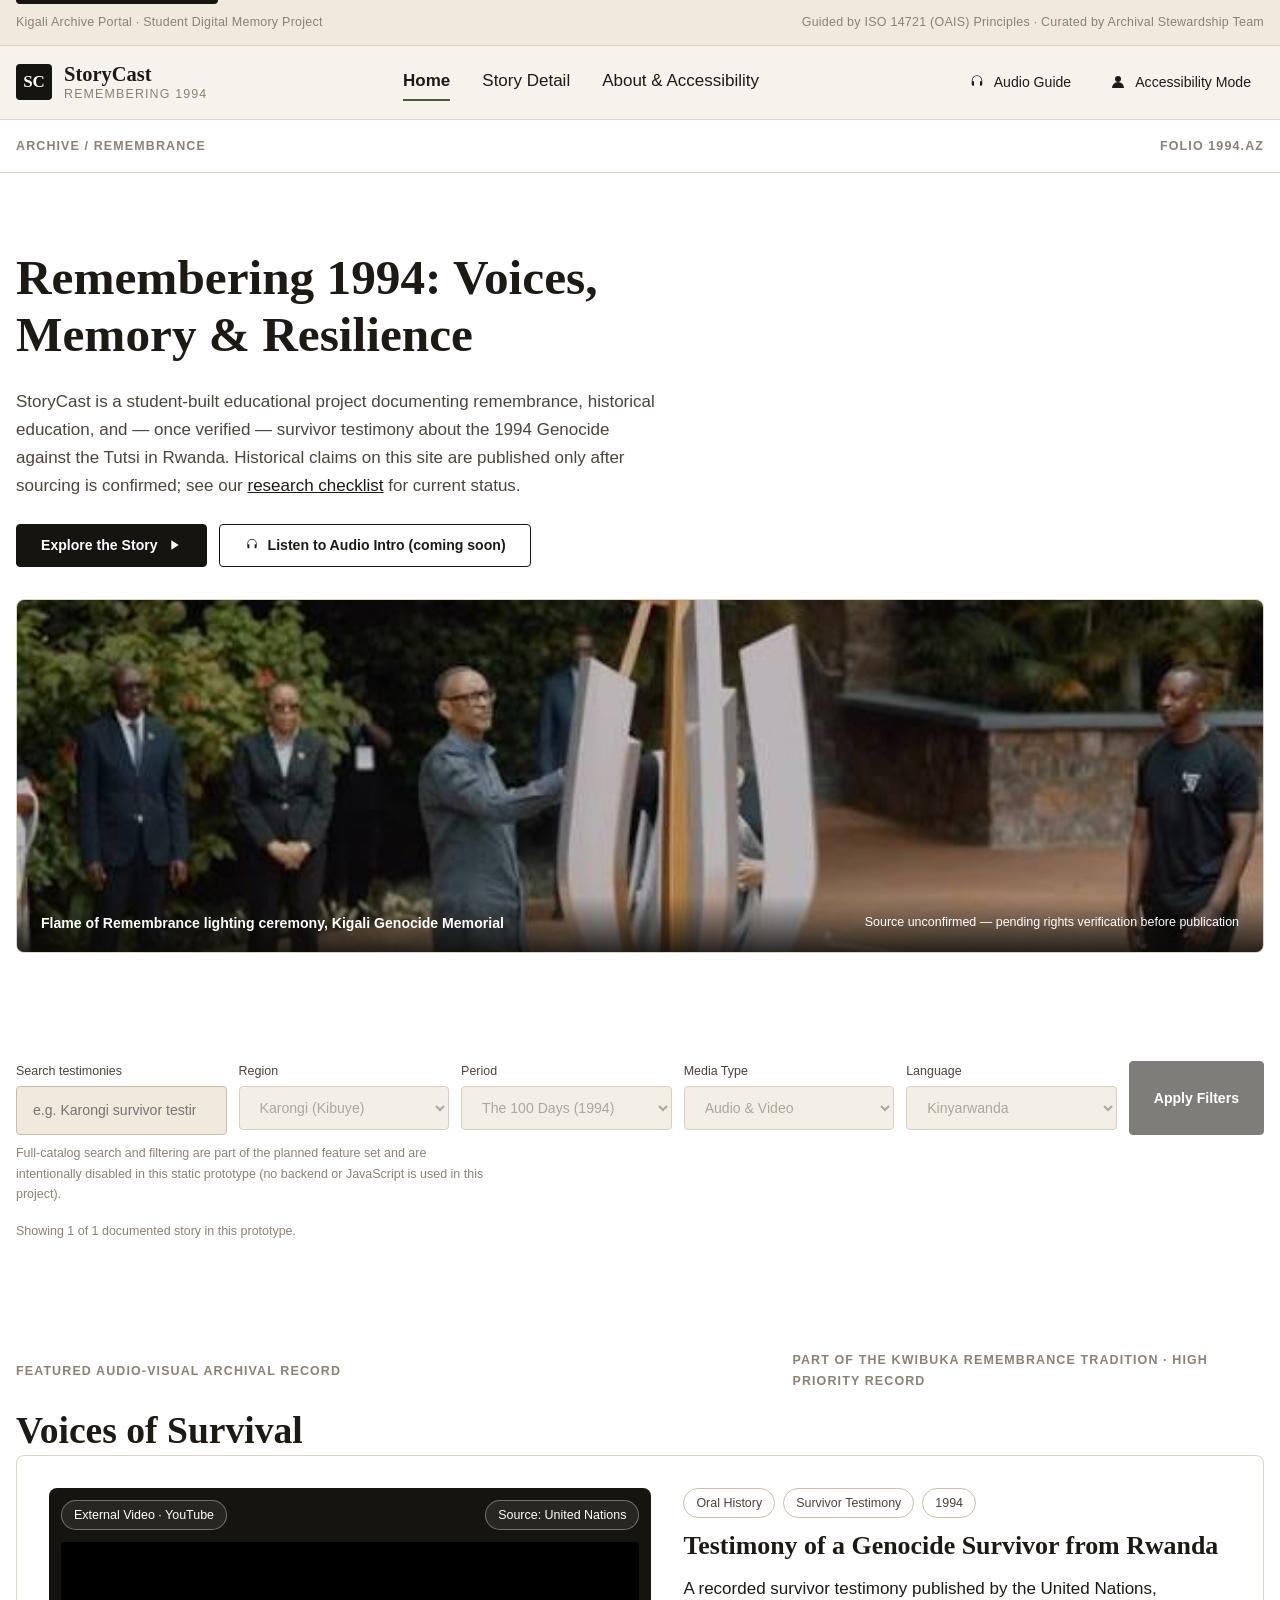
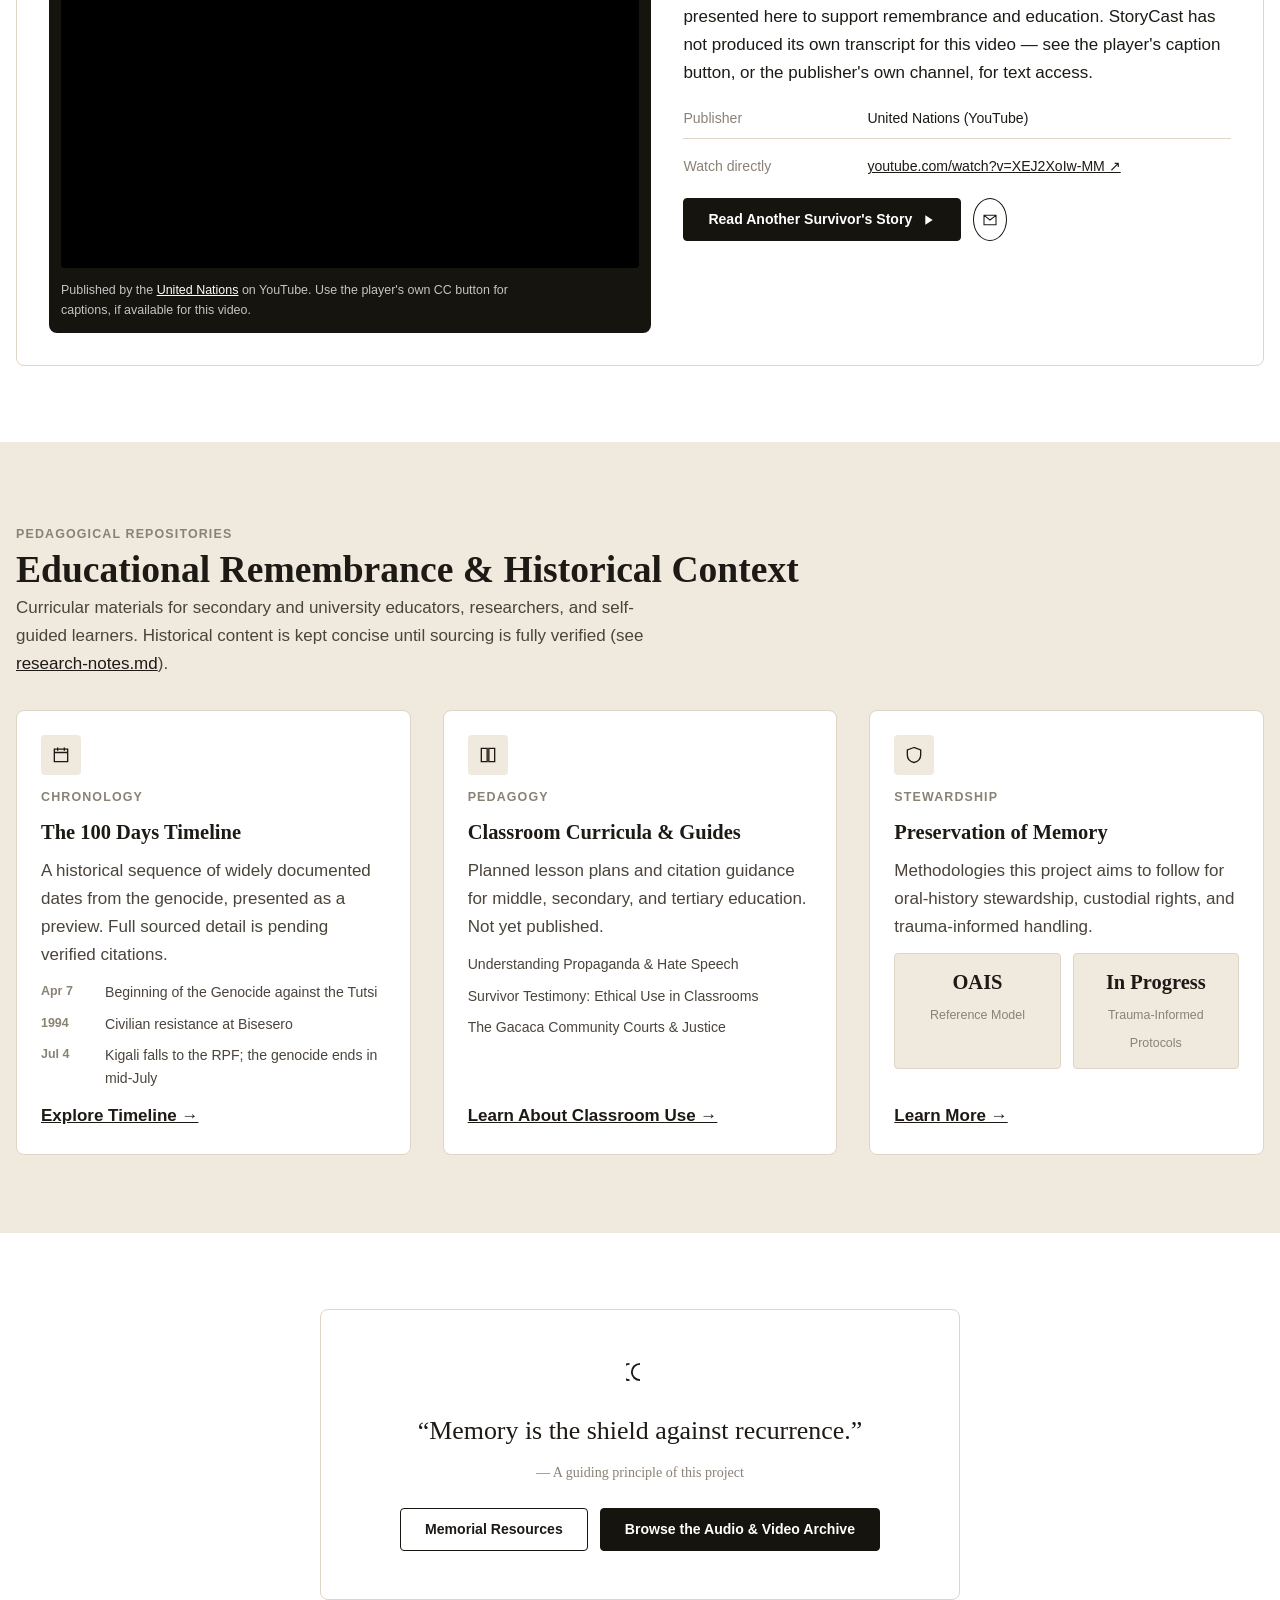
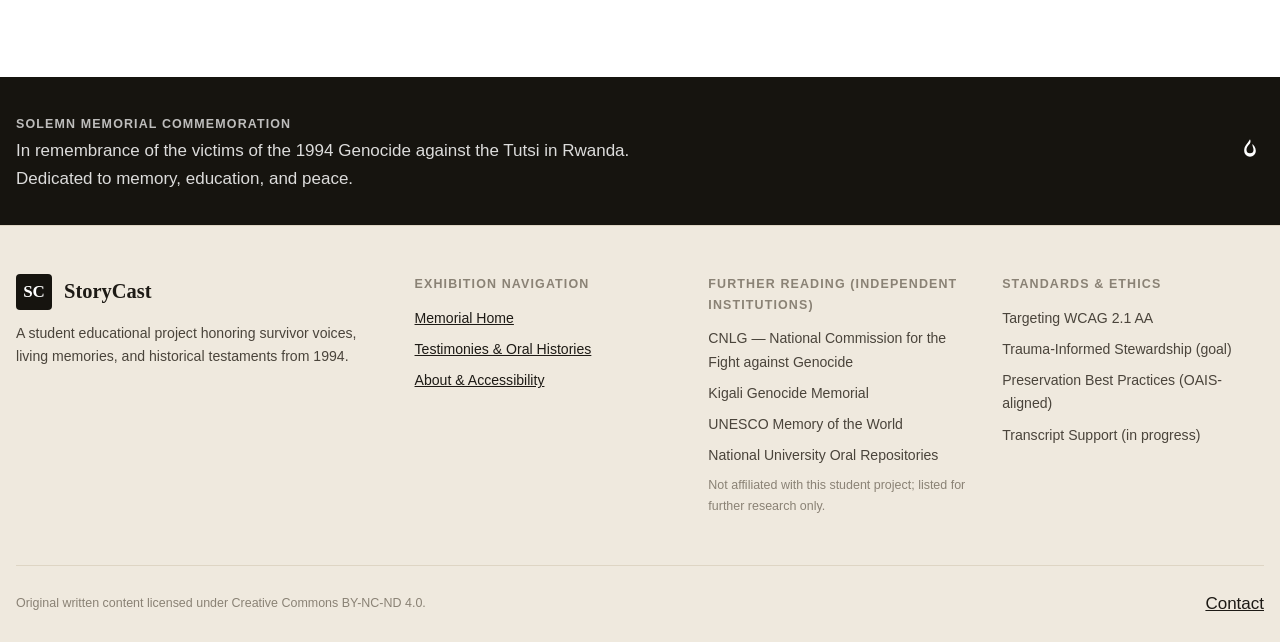
<file: index.html>
<!DOCTYPE html>
<html lang="en">
<head>
  <meta charset="UTF-8">
  <meta name="viewport" content="width=device-width, initial-scale=1.0">
  <title>StoryCast — Remembering 1994: Voices, Memory &amp; Resilience</title>
  <meta name="description" content="StoryCast is a student educational project preserving remembrance and historical education about the 1994 Genocide against the Tutsi in Rwanda.">
  <link rel="stylesheet" href="css/main.css">
</head>
<body>
  <a class="skip-link" href="#main-content">Skip to main content</a>

  <svg aria-hidden="true" focusable="false" class="sr-only">
    <symbol id="icon-headphones" viewBox="0 0 24 24"><path d="M12 3a7 7 0 0 0-7 7v5a2 2 0 0 0 2 2h1v-6H6v-1a6 6 0 0 1 12 0v1h-2v6h1a2 2 0 0 0 2-2v-5a7 7 0 0 0-7-7Z" fill="currentColor"/></symbol>
    <symbol id="icon-user" viewBox="0 0 24 24"><circle cx="12" cy="8" r="4" fill="currentColor"/><path d="M4 20a8 8 0 0 1 16 0Z" fill="currentColor"/></symbol>
    <symbol id="icon-play" viewBox="0 0 24 24"><path d="M8 5v14l11-7Z" fill="currentColor"/></symbol>
    <symbol id="icon-calendar" viewBox="0 0 24 24"><path d="M4 5h16v15H4Zm0 4h16M8 3v4M16 3v4" stroke="currentColor" stroke-width="1.6" fill="none"/></symbol>
    <symbol id="icon-book" viewBox="0 0 24 24"><path d="M4 4h7v16H4ZM13 4h7v16h-7Z" stroke="currentColor" stroke-width="1.6" fill="none"/></symbol>
    <symbol id="icon-shield" viewBox="0 0 24 24"><path d="M12 3 4 6v6c0 5 3.5 8 8 9 4.5-1 8-4 8-9V6Z" stroke="currentColor" stroke-width="1.6" fill="none"/></symbol>
    <symbol id="icon-quote" viewBox="0 0 24 24"><path d="M3 5a7 7 0 0 0 0 14M12 5a7 7 0 0 0 0 14" stroke="currentColor" stroke-width="1.6" fill="none"/></symbol>
    <symbol id="icon-mail" viewBox="0 0 24 24"><path d="M3 5h18v14H3Zm0 0 9 7 9-7" stroke="currentColor" stroke-width="1.6" fill="none"/></symbol>
    <symbol id="icon-flame" viewBox="0 0 24 24"><path d="M12 2c2 4-3 5-3 9a3 3 0 0 0 6 0c0-2-1-3-1-5 1 1 3 3 3 6a5 5 0 0 1-10 0c0-5 3-6 5-10Z" fill="currentColor"/></symbol>
  </svg>


  <div class="ribbon">
    <div class="ribbon__inner container">
      <p class="ribbon__text">Kigali Archive Portal · Student Digital Memory Project</p>
      <p class="ribbon__text">Guided by ISO 14721 (OAIS) Principles · Curated by Archival Stewardship Team</p>
    </div>
  </div>

  <header class="site-header">
    <div class="site-header__inner container">
      <a class="brand" href="index.html">
        <span class="brand__mark" aria-hidden="true">SC</span>
        <span class="brand__text">
          <span class="brand__name">StoryCast</span>
          <span class="brand__subtitle">Remembering 1994</span>
        </span>
      </a>
      <nav class="site-nav" aria-label="Primary">
        <ul class="site-nav__list">
          <li><a class="site-nav__link" href="index.html" aria-current="page">Home</a></li>
          <li><a class="site-nav__link" href="story/remembering-1994.html">Story Detail</a></li>
          <li><a class="site-nav__link" href="about.html">About &amp; Accessibility</a></li>
        </ul>
      </nav>
      <div class="header-utilities">
        <a class="utility-link" href="#voices-of-survival">
          <svg class="icon" width="18" height="18" aria-hidden="true"><use href="#icon-headphones"></use></svg>
          Audio Guide
        </a>
        <input type="checkbox" id="a11y-mode-toggle" class="control-input">
        <label class="utility-link" for="a11y-mode-toggle">
          <svg class="icon" width="18" height="18" aria-hidden="true"><use href="#icon-user"></use></svg>
          Accessibility Mode
        </label>
      </div>
    </div>
  </header>

  <main id="main-content">
    <!-- Breadcrumb -->
    <div class="breadcrumb container">
      <p class="breadcrumb__trail label">Archive / Remembrance</p>
      <p class="label">Folio 1994.AZ</p>
    </div>

    <!-- Hero -->
    <section class="section container" aria-labelledby="hero-heading">
      <div class="hero">
        <h1 id="hero-heading">Remembering 1994: Voices, Memory &amp; Resilience</h1>
        <p class="hero__lead">
          StoryCast is a student-built educational project documenting
          remembrance, historical education, and — once verified — survivor
          testimony about the 1994 Genocide against the Tutsi in Rwanda.
          Historical claims on this site are published only after sourcing is
          confirmed; see our
          <a href="docs/research-notes.md">research checklist</a> for current
          status.
        </p>
        <div class="hero__actions">
          <a class="btn btn--primary" href="story/remembering-1994.html">
            Explore the Story
            <svg class="icon" width="16" height="16" aria-hidden="true"><use href="#icon-play"></use></svg>
          </a>
          <a class="btn" href="#voices-of-survival">
            <svg class="icon" width="16" height="16" aria-hidden="true"><use href="#icon-headphones"></use></svg>
            Listen to Audio Intro (coming soon)
          </a>
        </div>
      </div>

      <figure class="media-figure">
        <img
          class="media-figure__image"
          src="assets/images/home-hero-kigali-memorial-flame.png"
          alt="A dignitary lights a ceremonial flame at an outdoor memorial site in Kigali, surrounded by official attendees.">
        <figcaption>
          <span class="media-figure__title">Flame of Remembrance lighting ceremony, Kigali Genocide Memorial</span>
          <span>Source unconfirmed — pending rights verification before publication</span>
        </figcaption>
      </figure>
    </section>

    <!-- Search / filter preview (not yet functional — see note) -->
    <section class="section section--tight container" aria-labelledby="search-heading">
      <h2 class="sr-only" id="search-heading">Search the archive (preview)</h2>
      <form class="filter-bar" aria-describedby="filter-note">
        <div class="filter-bar__field">
          <label class="field-label" for="search-query">Search testimonies</label>
          <input class="field-control" type="search" id="search-query" placeholder="e.g. Karongi survivor testimony" disabled>
        </div>
        <div class="filter-bar__field">
          <label class="field-label" for="filter-region">Region</label>
          <select class="field-control" id="filter-region" disabled>
            <option>Karongi (Kibuye)</option>
          </select>
        </div>
        <div class="filter-bar__field">
          <label class="field-label" for="filter-period">Period</label>
          <select class="field-control" id="filter-period" disabled>
            <option>The 100 Days (1994)</option>
          </select>
        </div>
        <div class="filter-bar__field">
          <label class="field-label" for="filter-media">Media Type</label>
          <select class="field-control" id="filter-media" disabled>
            <option>Audio &amp; Video</option>
          </select>
        </div>
        <div class="filter-bar__field">
          <label class="field-label" for="filter-lang">Language</label>
          <select class="field-control" id="filter-lang" disabled>
            <option>Kinyarwanda</option>
          </select>
        </div>
        <button class="btn btn--primary" type="submit" disabled>Apply Filters</button>
      </form>
      <p class="filter-bar__note" id="filter-note">
        Full-catalog search and filtering are part of the planned feature set
        and are intentionally disabled in this static prototype (no backend
        or JavaScript is used in this project).
      </p>
      <div class="active-filters">
        <p class="active-filters__meta">Showing 1 of 1 documented story in this prototype.</p>
      </div>
    </section>

    <!-- Featured story -->
    <section class="section container" aria-labelledby="featured-heading" id="voices-of-survival">
      <div class="section-kicker">
        <p class="label">Featured Audio-Visual Archival Record</p>
        <p class="label">Part of the Kwibuka Remembrance Tradition · High Priority Record</p>
      </div>
      <h2 id="featured-heading">Voices of Survival</h2>

      <div class="featured-media">
        <div>
          <div class="media-panel">
            <div class="media-panel__badges">
              <span class="chip chip--on-dark">External Video · YouTube</span>
              <span class="chip chip--on-dark">Source: United Nations</span>
            </div>
            <div class="video-embed">
              <iframe
                src="https://www.youtube.com/embed/XEJ2XoIw-MM"
                title="Testimony of a Genocide Survivor from Rwanda | United Nations"
                allow="accelerometer; clipboard-write; encrypted-media; gyroscope; picture-in-picture; web-share"
                referrerpolicy="strict-origin-when-cross-origin"
                loading="lazy"
                allowfullscreen></iframe>
            </div>
            <p class="media-panel__credit">
              Published by the
              <a href="https://www.youtube.com/@unitednations" target="_blank" rel="noopener">United Nations</a>
              on YouTube. Use the player's own CC button for captions, if
              available for this video.
            </p>
          </div>
        </div>

        <div class="featured-media__meta">
          <div class="tag-row">
            <span class="chip">Oral History</span>
            <span class="chip">Survivor Testimony</span>
            <span class="chip">1994</span>
          </div>
          <h3>Testimony of a Genocide Survivor from Rwanda</h3>
          <p>
            A recorded survivor testimony published by the United Nations,
            presented here to support remembrance and education. StoryCast
            has not produced its own transcript for this video — see the
            player's caption button, or the publisher's own channel, for
            text access.
          </p>
          <dl class="meta-list">
            <div class="meta-list__row">
              <dt>Publisher</dt>
              <dd>United Nations (YouTube)</dd>
            </div>
            <div class="meta-list__row">
              <dt>Watch directly</dt>
              <dd><a href="https://www.youtube.com/watch?v=XEJ2XoIw-MM" target="_blank" rel="noopener">youtube.com/watch?v=XEJ2XoIw-MM ↗</a></dd>
            </div>
          </dl>
          <div class="hero__actions">
            <a class="btn btn--primary" href="story/remembering-1994.html">
              Read Another Survivor's Story
              <svg class="icon" width="16" height="16" aria-hidden="true"><use href="#icon-play"></use></svg>
            </a>
            <a class="btn btn--icon" href="mailto:?subject=StoryCast%20%E2%80%94%20Remembering%201994&amp;body=https%3A%2F%2Fwww.youtube.com%2Fwatch%3Fv%3DXEJ2XoIw-MM" aria-label="Share this video by email">
              <svg class="icon" width="16" height="16" aria-hidden="true"><use href="#icon-mail"></use></svg>
            </a>
          </div>
        </div>
      </div>
    </section>

    <!-- Educational Remembrance & Historical Context -->
    <section class="section section--muted" aria-labelledby="education-heading">
      <div class="container">
        <p class="label">Pedagogical Repositories</p>
        <h2 id="education-heading">Educational Remembrance &amp; Historical Context</h2>
        <p class="hero__lead">
          Curricular materials for secondary and university educators,
          researchers, and self-guided learners. Historical content is kept
          concise until sourcing is fully verified (see
          <a href="docs/research-notes.md">research-notes.md</a>).
        </p>

        <div class="card-grid">
          <article class="card">
            <span class="card__icon" aria-hidden="true"><svg class="icon" width="20" height="20"><use href="#icon-calendar"></use></svg></span>
            <p class="label">Chronology</p>
            <h3 class="card__title">The 100 Days Timeline</h3>
            <p class="card__text">
              A historical sequence of widely documented dates from the
              genocide, presented as a preview. Full sourced detail is
              pending verified citations.
            </p>
            <ul class="mini-timeline card__list">
              <li class="mini-timeline__item"><span class="mini-timeline__date">Apr 7</span><span>Beginning of the Genocide against the Tutsi</span></li>
              <li class="mini-timeline__item"><span class="mini-timeline__date">1994</span><span>Civilian resistance at Bisesero</span></li>
              <li class="mini-timeline__item"><span class="mini-timeline__date">Jul 4</span><span>Kigali falls to the RPF; the genocide ends in mid-July</span></li>
            </ul>
            <a class="card__link" href="story/remembering-1994.html#context">Explore Timeline →</a>
          </article>

          <article class="card">
            <span class="card__icon" aria-hidden="true"><svg class="icon" width="20" height="20"><use href="#icon-book"></use></svg></span>
            <p class="label">Pedagogy</p>
            <h3 class="card__title">Classroom Curricula &amp; Guides</h3>
            <p class="card__text">
              Planned lesson plans and citation guidance for middle,
              secondary, and tertiary education. Not yet published.
            </p>
            <ul class="card__list">
              <li>Understanding Propaganda &amp; Hate Speech</li>
              <li>Survivor Testimony: Ethical Use in Classrooms</li>
              <li>The Gacaca Community Courts &amp; Justice</li>
            </ul>
            <a class="card__link" href="about.html#education-access">Learn About Classroom Use →</a>
          </article>

          <article class="card">
            <span class="card__icon" aria-hidden="true"><svg class="icon" width="20" height="20"><use href="#icon-shield"></use></svg></span>
            <p class="label">Stewardship</p>
            <h3 class="card__title">Preservation of Memory</h3>
            <p class="card__text">
              Methodologies this project aims to follow for oral-history
              stewardship, custodial rights, and trauma-informed handling.
            </p>
            <div class="stat-grid">
              <div class="stat-box">
                <span class="stat-box__value">OAIS</span>
                <span class="stat-box__label">Reference Model</span>
              </div>
              <div class="stat-box">
                <span class="stat-box__value">In Progress</span>
                <span class="stat-box__label">Trauma-Informed Protocols</span>
              </div>
            </div>
            <a class="card__link" href="about.html#mission">Learn More →</a>
          </article>
        </div>
      </div>
    </section>

    <!-- Pull-quote banner -->
    <section class="section container" aria-labelledby="pullquote-heading">
      <h2 class="sr-only" id="pullquote-heading">Guiding principle</h2>
      <div class="pullquote-banner">
        <svg class="icon" width="28" height="28" aria-hidden="true"><use href="#icon-quote"></use></svg>
        <blockquote>
          <p>“Memory is the shield against recurrence.”</p>
          <cite class="blockquote__cite">— A guiding principle of this project</cite>
        </blockquote>
        <div class="pullquote-banner__actions">
          <a class="btn" href="about.html#sources">Memorial Resources</a>
          <a class="btn btn--primary" href="story/remembering-1994.html">Browse the Audio &amp; Video Archive</a>
        </div>
      </div>
    </section>

    <!-- Commemoration banner -->
    <section class="commemoration-banner">
      <div class="commemoration-banner__inner container section--tight">
        <div>
          <p class="label label--on-dark">Solemn Memorial Commemoration</p>
          <p class="commemoration-banner__text">
            In remembrance of the victims of the 1994 Genocide against the
            Tutsi in Rwanda. Dedicated to memory, education, and peace.
          </p>
        </div>
        <svg class="icon" width="28" height="28" aria-hidden="true"><use href="#icon-flame"></use></svg>
      </div>
    </section>
  </main>

  <footer class="site-footer">
    <div class="container">
      <div class="site-footer__inner">
        <div>
          <a class="brand" href="index.html">
            <span class="brand__mark" aria-hidden="true">SC</span>
            <span class="brand__text">
              <span class="brand__name">StoryCast</span>
            </span>
          </a>
          <p class="site-footer__tagline">
            A student educational project honoring survivor voices, living
            memories, and historical testaments from 1994.
          </p>
        </div>
        <div>
          <p class="site-footer__heading">Exhibition Navigation</p>
          <ul class="site-footer__links">
            <li><a href="index.html">Memorial Home</a></li>
            <li><a href="story/remembering-1994.html">Testimonies &amp; Oral Histories</a></li>
            <li><a href="about.html">About &amp; Accessibility</a></li>
          </ul>
        </div>
        <div>
          <p class="site-footer__heading">Further Reading (Independent Institutions)</p>
          <ul class="site-footer__links">
            <li>CNLG — National Commission for the Fight against Genocide</li>
            <li>Kigali Genocide Memorial</li>
            <li>UNESCO Memory of the World</li>
            <li>National University Oral Repositories</li>
          </ul>
          <p class="filter-bar__note">Not affiliated with this student project; listed for further research only.</p>
        </div>
        <div>
          <p class="site-footer__heading">Standards &amp; Ethics</p>
          <ul class="site-footer__links">
            <li>Targeting WCAG 2.1 AA</li>
            <li>Trauma-Informed Stewardship (goal)</li>
            <li>Preservation Best Practices (OAIS-aligned)</li>
            <li>Transcript Support (in progress)</li>
          </ul>
        </div>
      </div>
      <div class="site-footer__legal">
        <p class="site-footer__legal-text">Original written content licensed under Creative Commons BY-NC-ND 4.0.</p>
        <div class="site-footer__legal-links">
          <a href="mailto:storycast-project@example.edu">Contact</a>
        </div>
      </div>
    </div>
  </footer>
</body>
</html>
</file>
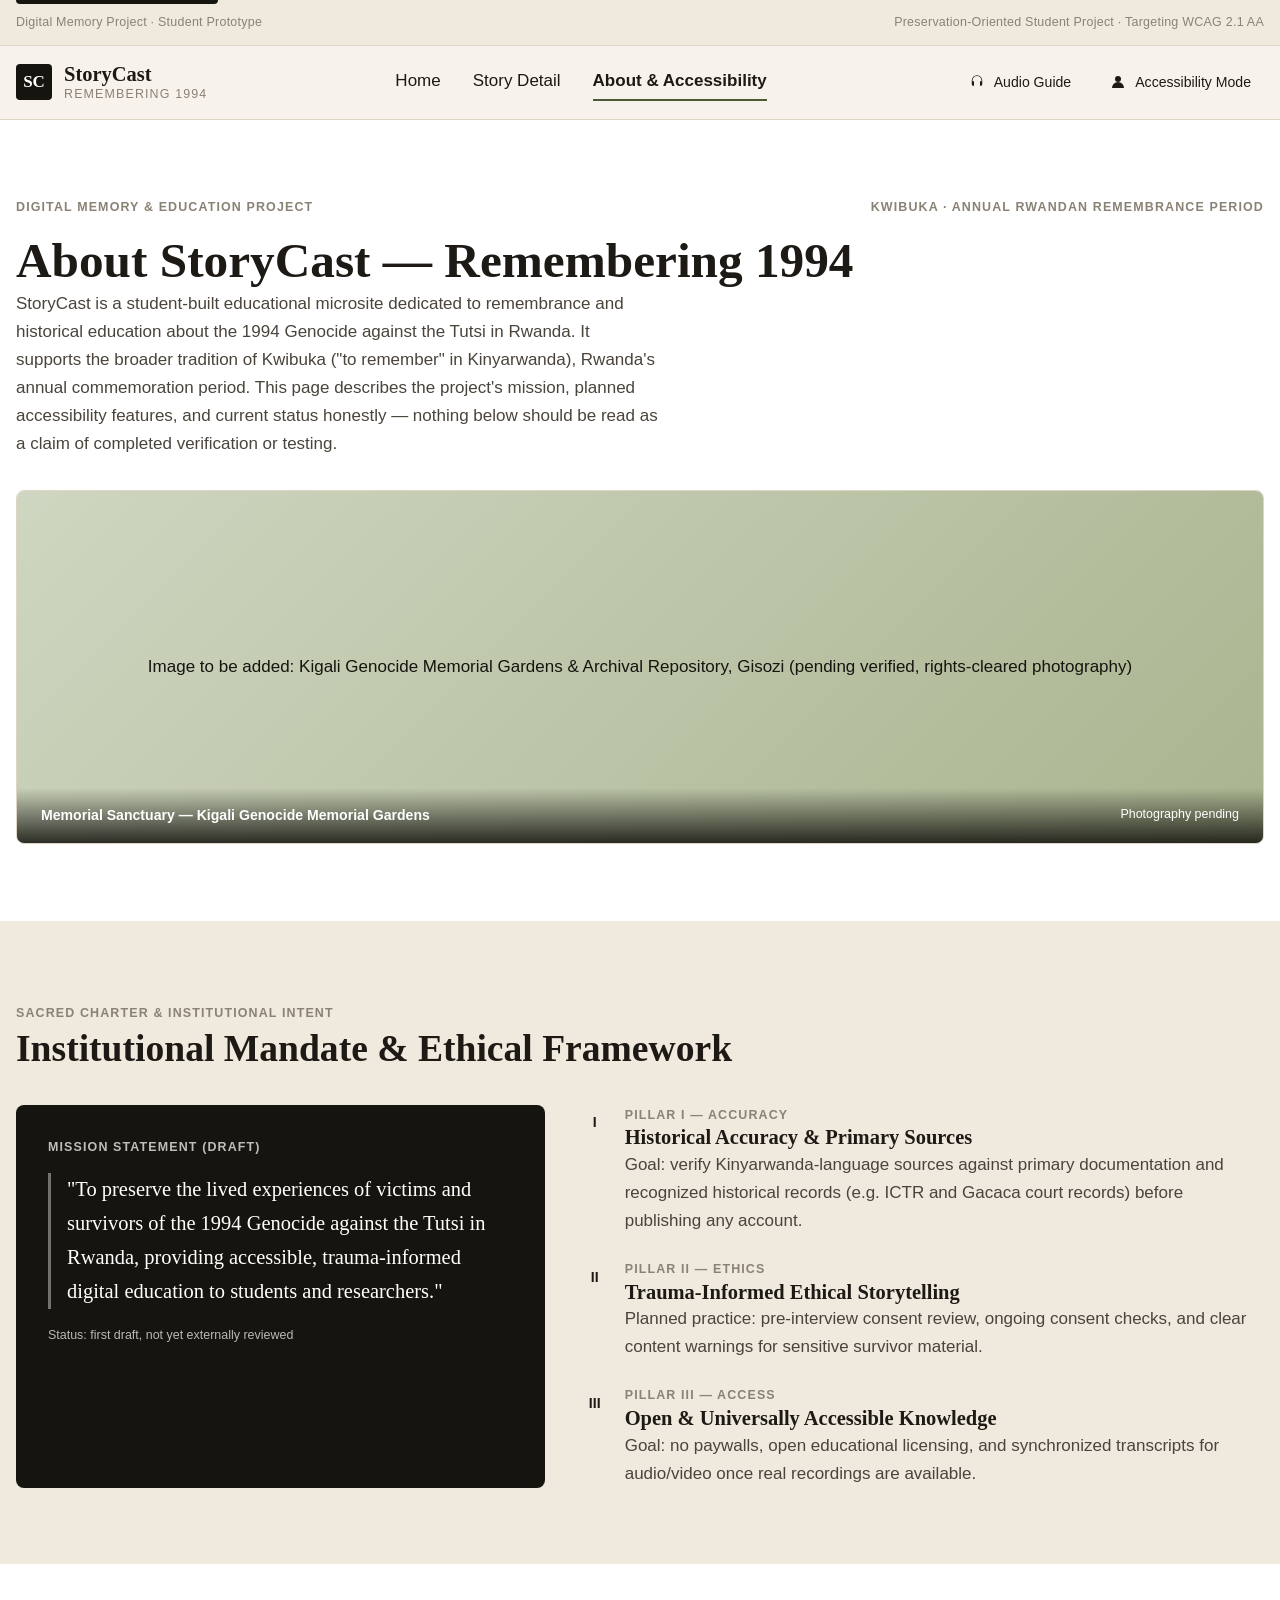
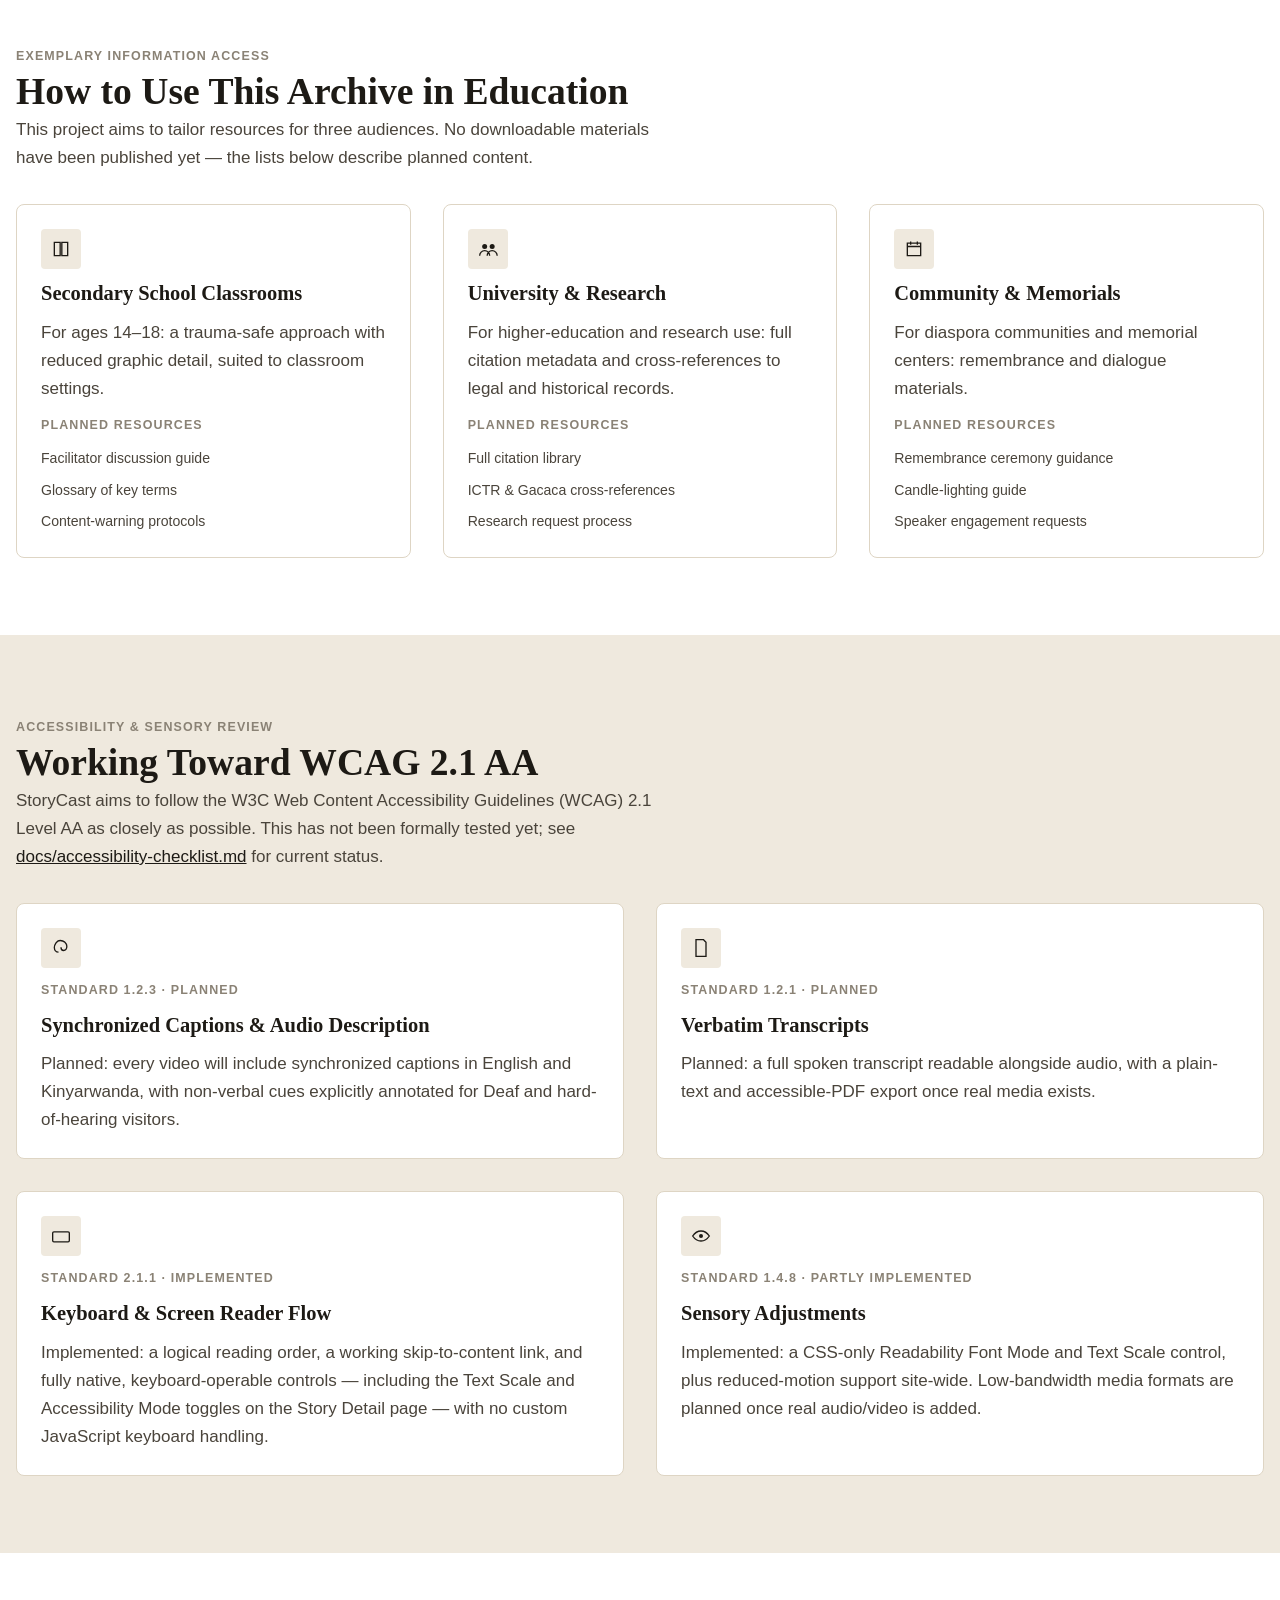
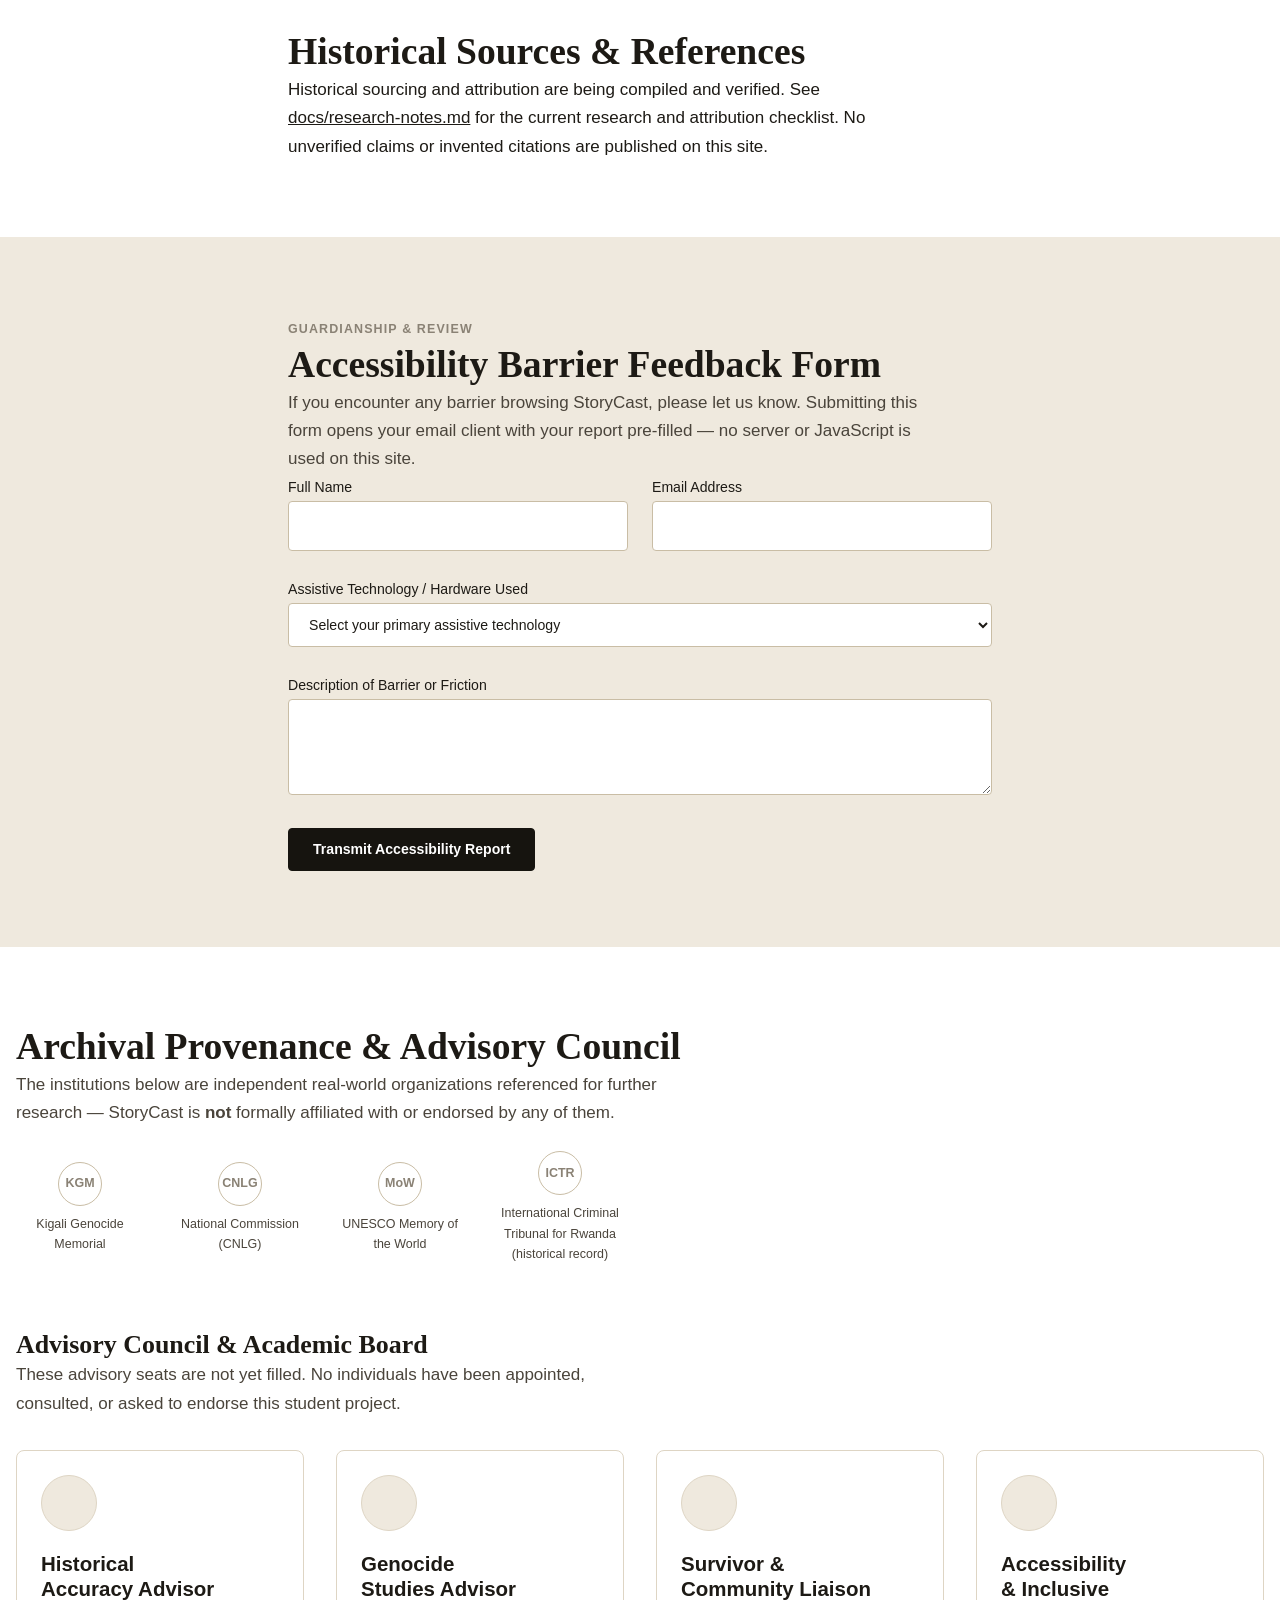
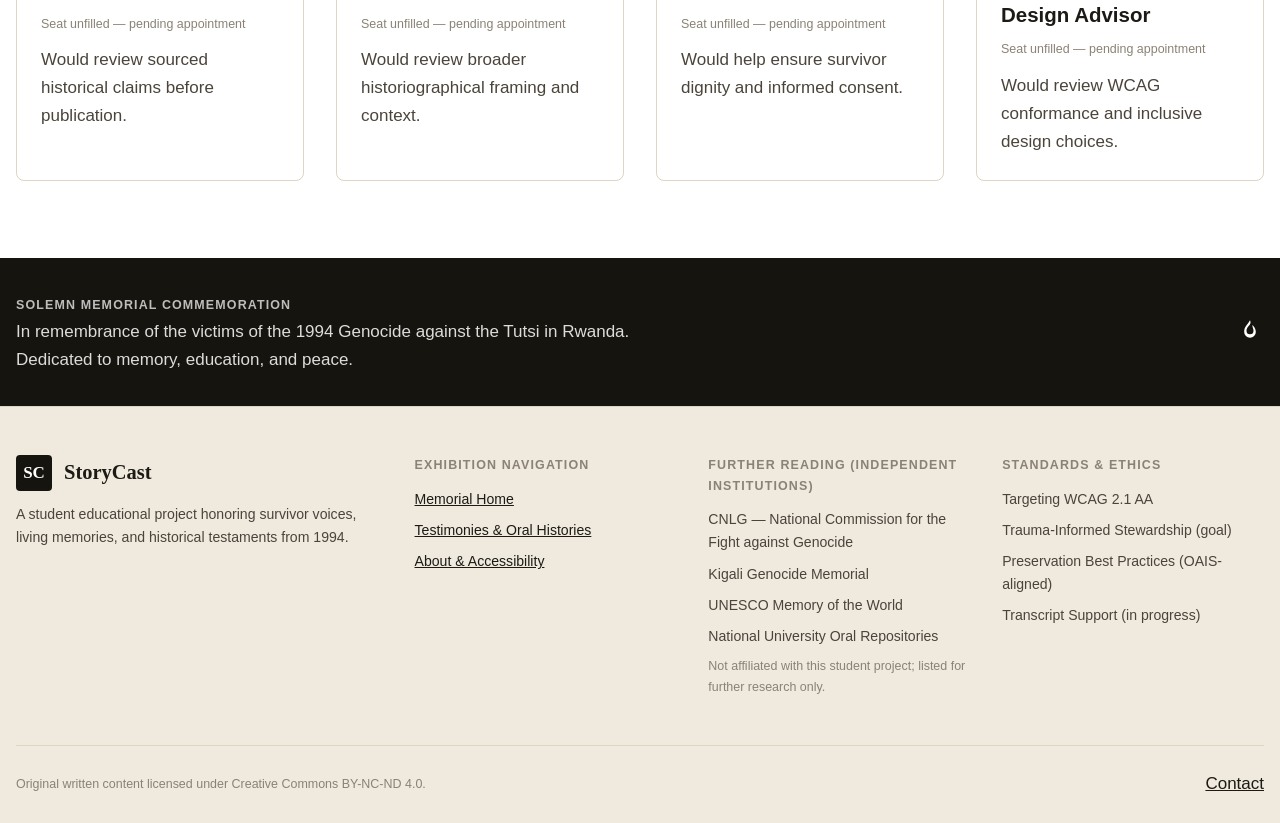
<file: about.html>
<!DOCTYPE html>
<html lang="en">
<head>
  <meta charset="UTF-8">
  <meta name="viewport" content="width=device-width, initial-scale=1.0">
  <title>About StoryCast — Remembering 1994</title>
  <meta name="description" content="StoryCast's mission, educational purpose, and accessibility status for a student microsite remembering the 1994 Genocide against the Tutsi in Rwanda.">
  <link rel="stylesheet" href="css/main.css">
</head>
<body>
  <a class="skip-link" href="#main-content">Skip to main content</a>

  <svg aria-hidden="true" focusable="false" class="sr-only">
    <symbol id="icon-user" viewBox="0 0 24 24"><circle cx="12" cy="8" r="4" fill="currentColor"/><path d="M4 20a8 8 0 0 1 16 0Z" fill="currentColor"/></symbol>
    <symbol id="icon-headphones" viewBox="0 0 24 24"><path d="M12 3a7 7 0 0 0-7 7v5a2 2 0 0 0 2 2h1v-6H6v-1a6 6 0 0 1 12 0v1h-2v6h1a2 2 0 0 0 2-2v-5a7 7 0 0 0-7-7Z" fill="currentColor"/></symbol>
    <symbol id="icon-calendar" viewBox="0 0 24 24"><path d="M4 5h16v15H4Zm0 4h16M8 3v4M16 3v4" stroke="currentColor" stroke-width="1.6" fill="none"/></symbol>
    <symbol id="icon-book" viewBox="0 0 24 24"><path d="M4 4h7v16H4ZM13 4h7v16h-7Z" stroke="currentColor" stroke-width="1.6" fill="none"/></symbol>
    <symbol id="icon-users" viewBox="0 0 24 24"><circle cx="8" cy="9" r="3" fill="currentColor"/><circle cx="17" cy="9" r="3" fill="currentColor"/><path d="M2 20a6 6 0 0 1 12 0M11 20a6 6 0 0 1 12 0" stroke="currentColor" stroke-width="1.6" fill="none"/></symbol>
    <symbol id="icon-ear" viewBox="0 0 24 24"><path d="M9 17c-3 0-5-2.5-5-5.5S6.5 3 11 3s8 3 8 7-2 5-4 5-3-2-3-4" stroke="currentColor" stroke-width="1.6" fill="none"/></symbol>
    <symbol id="icon-doc" viewBox="0 0 24 24"><path d="M6 2h9l3 3v17H6Z" stroke="currentColor" stroke-width="1.6" fill="none"/></symbol>
    <symbol id="icon-keyboard" viewBox="0 0 24 24"><rect x="2" y="7" width="20" height="12" rx="1.5" stroke="currentColor" stroke-width="1.6" fill="none"/></symbol>
    <symbol id="icon-eye" viewBox="0 0 24 24"><path d="M2 12s4-6 10-6 10 6 10 6-4 6-10 6-10-6-10-6Z" stroke="currentColor" stroke-width="1.6" fill="none"/><circle cx="12" cy="12" r="2.4" fill="currentColor"/></symbol>
    <symbol id="icon-flame" viewBox="0 0 24 24"><path d="M12 2c2 4-3 5-3 9a3 3 0 0 0 6 0c0-2-1-3-1-5 1 1 3 3 3 6a5 5 0 0 1-10 0c0-5 3-6 5-10Z" fill="currentColor"/></symbol>
  </svg>

  <div class="ribbon">
    <div class="ribbon__inner container">
      <p class="ribbon__text">Digital Memory Project · Student Prototype</p>
      <p class="ribbon__text">Preservation-Oriented Student Project · Targeting WCAG 2.1 AA</p>
    </div>
  </div>

  <header class="site-header">
    <div class="site-header__inner container">
      <a class="brand" href="index.html">
        <span class="brand__mark" aria-hidden="true">SC</span>
        <span class="brand__text">
          <span class="brand__name">StoryCast</span>
          <span class="brand__subtitle">Remembering 1994</span>
        </span>
      </a>
      <nav class="site-nav" aria-label="Primary">
        <ul class="site-nav__list">
          <li><a class="site-nav__link" href="index.html">Home</a></li>
          <li><a class="site-nav__link" href="story/remembering-1994.html">Story Detail</a></li>
          <li><a class="site-nav__link" href="about.html" aria-current="page">About &amp; Accessibility</a></li>
        </ul>
      </nav>
      <div class="header-utilities">
        <a class="utility-link" href="story/remembering-1994.html#media-player">
          <svg class="icon" width="18" height="18" aria-hidden="true"><use href="#icon-headphones"></use></svg>
          Audio Guide
        </a>
        <input type="checkbox" id="a11y-mode-toggle" class="control-input">
        <label class="utility-link" for="a11y-mode-toggle">
          <svg class="icon" width="18" height="18" aria-hidden="true"><use href="#icon-user"></use></svg>
          Accessibility Mode
        </label>
      </div>
    </div>
  </header>

  <main id="main-content">
    <!-- About StoryCast -->
    <section class="section container" aria-labelledby="about-heading">
      <div class="section-kicker">
        <p class="label">Digital Memory &amp; Education Project</p>
        <p class="label">Kwibuka · Annual Rwandan Remembrance Period</p>
      </div>
      <h1 id="about-heading">About StoryCast — Remembering 1994</h1>
      <p class="hero__lead">
        StoryCast is a student-built educational microsite dedicated to
        remembrance and historical education about the 1994 Genocide against
        the Tutsi in Rwanda. It supports the broader tradition of Kwibuka
        ("to remember" in Kinyarwanda), Rwanda's annual commemoration period.
        This page describes the project's mission, planned accessibility
        features, and current status honestly — nothing below should be read
        as a claim of completed verification or testing.
      </p>

      <figure class="media-figure">
        <div class="media-figure__placeholder">
          Image to be added: Kigali Genocide Memorial Gardens &amp; Archival
          Repository, Gisozi (pending verified, rights-cleared photography)
        </div>
        <figcaption>
          <span class="media-figure__title">Memorial Sanctuary — Kigali Genocide Memorial Gardens</span>
          <span>Photography pending</span>
        </figcaption>
      </figure>
    </section>

    <!-- Institutional Mandate & Ethical Framework -->
    <section class="section section--muted" id="mission" aria-labelledby="mandate-heading">
      <div class="container">
        <p class="label">Sacred Charter &amp; Institutional Intent</p>
        <h2 id="mandate-heading">Institutional Mandate &amp; Ethical Framework</h2>

        <div class="mission-split">
          <div class="mission-card">
            <p class="label label--on-dark">Mission Statement (Draft)</p>
            <blockquote>
              <p>
                "To preserve the lived experiences of victims and survivors of
                the 1994 Genocide against the Tutsi in Rwanda, providing
                accessible, trauma-informed digital education to students and
                researchers."
              </p>
            </blockquote>
            <div class="mission-card__meta">
              <span>Status: first draft, not yet externally reviewed</span>
            </div>
          </div>

          <div class="pillar-list">
            <div class="pillar">
              <span class="pillar__icon" aria-hidden="true">I</span>
              <div>
                <p class="pillar__label">Pillar I — Accuracy</p>
                <h3 class="card__title">Historical Accuracy &amp; Primary Sources</h3>
                <p class="card__text">
                  Goal: verify Kinyarwanda-language sources against primary
                  documentation and recognized historical records (e.g. ICTR
                  and Gacaca court records) before publishing any account.
                </p>
              </div>
            </div>
            <div class="pillar">
              <span class="pillar__icon" aria-hidden="true">II</span>
              <div>
                <p class="pillar__label">Pillar II — Ethics</p>
                <h3 class="card__title">Trauma-Informed Ethical Storytelling</h3>
                <p class="card__text">
                  Planned practice: pre-interview consent review, ongoing
                  consent checks, and clear content warnings for sensitive
                  survivor material.
                </p>
              </div>
            </div>
            <div class="pillar">
              <span class="pillar__icon" aria-hidden="true">III</span>
              <div>
                <p class="pillar__label">Pillar III — Access</p>
                <h3 class="card__title">Open &amp; Universally Accessible Knowledge</h3>
                <p class="card__text">
                  Goal: no paywalls, open educational licensing, and
                  synchronized transcripts for audio/video once real
                  recordings are available.
                </p>
              </div>
            </div>
          </div>
        </div>
      </div>
    </section>

    <!-- How to Use This Archive in Education -->
    <section class="section" id="education-access" aria-labelledby="education-heading">
      <div class="container">
        <p class="label">Exemplary Information Access</p>
        <h2 id="education-heading">How to Use This Archive in Education</h2>
        <p class="hero__lead">
          This project aims to tailor resources for three audiences. No
          downloadable materials have been published yet — the lists below
          describe planned content.
        </p>

        <div class="card-grid">
          <article class="card">
            <span class="card__icon" aria-hidden="true"><svg class="icon" width="20" height="20"><use href="#icon-book"></use></svg></span>
            <h3 class="card__title">Secondary School Classrooms</h3>
            <p class="card__text">
              For ages 14–18: a trauma-safe approach with reduced graphic
              detail, suited to classroom settings.
            </p>
            <p class="label">Planned resources</p>
            <ul class="card__list">
              <li>Facilitator discussion guide</li>
              <li>Glossary of key terms</li>
              <li>Content-warning protocols</li>
            </ul>
          </article>

          <article class="card">
            <span class="card__icon" aria-hidden="true"><svg class="icon" width="20" height="20"><use href="#icon-users"></use></svg></span>
            <h3 class="card__title">University &amp; Research</h3>
            <p class="card__text">
              For higher-education and research use: full citation metadata
              and cross-references to legal and historical records.
            </p>
            <p class="label">Planned resources</p>
            <ul class="card__list">
              <li>Full citation library</li>
              <li>ICTR &amp; Gacaca cross-references</li>
              <li>Research request process</li>
            </ul>
          </article>

          <article class="card">
            <span class="card__icon" aria-hidden="true"><svg class="icon" width="20" height="20"><use href="#icon-calendar"></use></svg></span>
            <h3 class="card__title">Community &amp; Memorials</h3>
            <p class="card__text">
              For diaspora communities and memorial centers: remembrance and
              dialogue materials.
            </p>
            <p class="label">Planned resources</p>
            <ul class="card__list">
              <li>Remembrance ceremony guidance</li>
              <li>Candle-lighting guide</li>
              <li>Speaker engagement requests</li>
            </ul>
          </article>
        </div>
      </div>
    </section>

    <!-- Universal Accessibility Commitment -->
    <section class="section section--muted" id="accessibility" aria-labelledby="a11y-heading">
      <div class="container">
        <p class="label">Accessibility &amp; Sensory Review</p>
        <h2 id="a11y-heading">Working Toward WCAG 2.1 AA</h2>
        <p class="hero__lead">
          StoryCast aims to follow the W3C Web Content Accessibility
          Guidelines (WCAG) 2.1 Level AA as closely as possible. This has not
          been formally tested yet; see
          <a href="docs/accessibility-checklist.md">docs/accessibility-checklist.md</a>
          for current status.
        </p>

        <div class="card-grid card-grid--two">
          <article class="card">
            <span class="card__icon" aria-hidden="true"><svg class="icon" width="20" height="20"><use href="#icon-ear"></use></svg></span>
            <p class="label">Standard 1.2.3 · Planned</p>
            <h3 class="card__title">Synchronized Captions &amp; Audio Description</h3>
            <p class="card__text">
              Planned: every video will include synchronized captions in
              English and Kinyarwanda, with non-verbal cues explicitly
              annotated for Deaf and hard-of-hearing visitors.
            </p>
          </article>

          <article class="card">
            <span class="card__icon" aria-hidden="true"><svg class="icon" width="20" height="20"><use href="#icon-doc"></use></svg></span>
            <p class="label">Standard 1.2.1 · Planned</p>
            <h3 class="card__title">Verbatim Transcripts</h3>
            <p class="card__text">
              Planned: a full spoken transcript readable alongside audio,
              with a plain-text and accessible-PDF export once real media
              exists.
            </p>
          </article>

          <article class="card">
            <span class="card__icon" aria-hidden="true"><svg class="icon" width="20" height="20"><use href="#icon-keyboard"></use></svg></span>
            <p class="label">Standard 2.1.1 · Implemented</p>
            <h3 class="card__title">Keyboard &amp; Screen Reader Flow</h3>
            <p class="card__text">
              Implemented: a logical reading order, a working
              skip-to-content link, and fully native, keyboard-operable
              controls — including the Text Scale and Accessibility Mode
              toggles on the Story Detail page — with no custom JavaScript
              keyboard handling.
            </p>
          </article>

          <article class="card">
            <span class="card__icon" aria-hidden="true"><svg class="icon" width="20" height="20"><use href="#icon-eye"></use></svg></span>
            <p class="label">Standard 1.4.8 · Partly implemented</p>
            <h3 class="card__title">Sensory Adjustments</h3>
            <p class="card__text">
              Implemented: a CSS-only Readability Font Mode and Text Scale
              control, plus reduced-motion support site-wide. Low-bandwidth
              media formats are planned once real audio/video is added.
            </p>
          </article>
        </div>
      </div>
    </section>

    <!-- Historical sources -->
    <section class="section" id="sources" aria-labelledby="sources-heading">
      <div class="container container--narrow">
        <h2 id="sources-heading">Historical Sources &amp; References</h2>
        <p>
          Historical sourcing and attribution are being compiled and
          verified. See
          <a href="docs/research-notes.md">docs/research-notes.md</a> for
          the current research and attribution checklist. No unverified
          claims or invented citations are published on this site.
        </p>
      </div>
    </section>

    <!-- Accessibility Barrier Feedback Form -->
    <section class="section section--muted" aria-labelledby="feedback-heading">
      <div class="container container--narrow">
        <p class="label">Guardianship &amp; Review</p>
        <h2 id="feedback-heading">Accessibility Barrier Feedback Form</h2>
        <p class="hero__lead">
          If you encounter any barrier browsing StoryCast, please let us
          know. Submitting this form opens your email client with your
          report pre-filled — no server or JavaScript is used on this site.
        </p>
        <form class="feedback-form" action="mailto:storycast-project@example.edu" method="post" enctype="text/plain">
          <div>
            <label for="fb-name">Full Name</label>
            <input class="field-control" type="text" id="fb-name" name="name" required>
          </div>
          <div>
            <label for="fb-email">Email Address</label>
            <input class="field-control" type="email" id="fb-email" name="email" required>
          </div>
          <div class="feedback-form__full">
            <label for="fb-tech">Assistive Technology / Hardware Used</label>
            <select class="field-control" id="fb-tech" name="assistive_technology">
              <option value="">Select your primary assistive technology</option>
              <option>Screen reader</option>
              <option>Screen magnifier</option>
              <option>Switch or alternative input device</option>
              <option>Browser zoom / high-contrast mode</option>
              <option>Other</option>
            </select>
          </div>
          <div class="feedback-form__full">
            <label for="fb-detail">Description of Barrier or Friction</label>
            <textarea class="field-control" id="fb-detail" name="description" required></textarea>
          </div>
          <div class="feedback-form__full">
            <button class="btn btn--primary" type="submit">Transmit Accessibility Report</button>
          </div>
        </form>
      </div>
    </section>

    <!-- Archival Provenance & Advisory Council -->
    <section class="section" aria-labelledby="provenance-heading">
      <div class="container">
        <h2 id="provenance-heading">Archival Provenance &amp; Advisory Council</h2>
        <p class="hero__lead">
          The institutions below are independent real-world organizations
          referenced for further research — StoryCast is <strong>not</strong>
          formally affiliated with or endorsed by any of them.
        </p>
        <div class="partners-row">
          <div class="partner-item">
            <span class="partner-item__mark" aria-hidden="true">KGM</span>
            <span>Kigali Genocide Memorial</span>
          </div>
          <div class="partner-item">
            <span class="partner-item__mark" aria-hidden="true">CNLG</span>
            <span>National Commission (CNLG)</span>
          </div>
          <div class="partner-item">
            <span class="partner-item__mark" aria-hidden="true">MoW</span>
            <span>UNESCO Memory of the World</span>
          </div>
          <div class="partner-item">
            <span class="partner-item__mark" aria-hidden="true">ICTR</span>
            <span>International Criminal Tribunal for Rwanda (historical record)</span>
          </div>
        </div>

        <h3 class="advisory-heading">Advisory Council &amp; Academic Board</h3>
        <p class="hero__lead">
          These advisory seats are not yet filled. No individuals have been
          appointed, consulted, or asked to endorse this student project.
        </p>
        <div class="advisory-grid">
          <article class="card advisory-card">
            <span class="advisory-card__avatar" aria-hidden="true"></span>
            <h4 class="card__title">Historical Accuracy Advisor</h4>
            <p class="advisory-card__role">Seat unfilled — pending appointment</p>
            <p class="card__text">Would review sourced historical claims before publication.</p>
          </article>
          <article class="card advisory-card">
            <span class="advisory-card__avatar" aria-hidden="true"></span>
            <h4 class="card__title">Genocide Studies Advisor</h4>
            <p class="advisory-card__role">Seat unfilled — pending appointment</p>
            <p class="card__text">Would review broader historiographical framing and context.</p>
          </article>
          <article class="card advisory-card">
            <span class="advisory-card__avatar" aria-hidden="true"></span>
            <h4 class="card__title">Survivor &amp; Community Liaison</h4>
            <p class="advisory-card__role">Seat unfilled — pending appointment</p>
            <p class="card__text">Would help ensure survivor dignity and informed consent.</p>
          </article>
          <article class="card advisory-card">
            <span class="advisory-card__avatar" aria-hidden="true"></span>
            <h4 class="card__title">Accessibility &amp; Inclusive Design Advisor</h4>
            <p class="advisory-card__role">Seat unfilled — pending appointment</p>
            <p class="card__text">Would review WCAG conformance and inclusive design choices.</p>
          </article>
        </div>
      </div>
    </section>

    <section class="commemoration-banner">
      <div class="commemoration-banner__inner container section--tight">
        <div>
          <p class="label label--on-dark">Solemn Memorial Commemoration</p>
          <p class="commemoration-banner__text">
            In remembrance of the victims of the 1994 Genocide against the
            Tutsi in Rwanda. Dedicated to memory, education, and peace.
          </p>
        </div>
        <svg class="icon" width="28" height="28" aria-hidden="true"><use href="#icon-flame"></use></svg>
      </div>
    </section>
  </main>

  <footer class="site-footer">
    <div class="container">
      <div class="site-footer__inner">
        <div>
          <a class="brand" href="index.html">
            <span class="brand__mark" aria-hidden="true">SC</span>
            <span class="brand__text"><span class="brand__name">StoryCast</span></span>
          </a>
          <p class="site-footer__tagline">
            A student educational project honoring survivor voices, living
            memories, and historical testaments from 1994.
          </p>
        </div>
        <div>
          <p class="site-footer__heading">Exhibition Navigation</p>
          <ul class="site-footer__links">
            <li><a href="index.html">Memorial Home</a></li>
            <li><a href="story/remembering-1994.html">Testimonies &amp; Oral Histories</a></li>
            <li><a href="about.html">About &amp; Accessibility</a></li>
          </ul>
        </div>
        <div>
          <p class="site-footer__heading">Further Reading (Independent Institutions)</p>
          <ul class="site-footer__links">
            <li>CNLG — National Commission for the Fight against Genocide</li>
            <li>Kigali Genocide Memorial</li>
            <li>UNESCO Memory of the World</li>
            <li>National University Oral Repositories</li>
          </ul>
          <p class="filter-bar__note">Not affiliated with this student project; listed for further research only.</p>
        </div>
        <div>
          <p class="site-footer__heading">Standards &amp; Ethics</p>
          <ul class="site-footer__links">
            <li>Targeting WCAG 2.1 AA</li>
            <li>Trauma-Informed Stewardship (goal)</li>
            <li>Preservation Best Practices (OAIS-aligned)</li>
            <li>Transcript Support (in progress)</li>
          </ul>
        </div>
      </div>
      <div class="site-footer__legal">
        <p class="site-footer__legal-text">Original written content licensed under Creative Commons BY-NC-ND 4.0.</p>
        <div class="site-footer__legal-links">
          <a href="mailto:storycast-project@example.edu">Contact</a>
        </div>
      </div>
    </div>
  </footer>
</body>
</html>
</file>
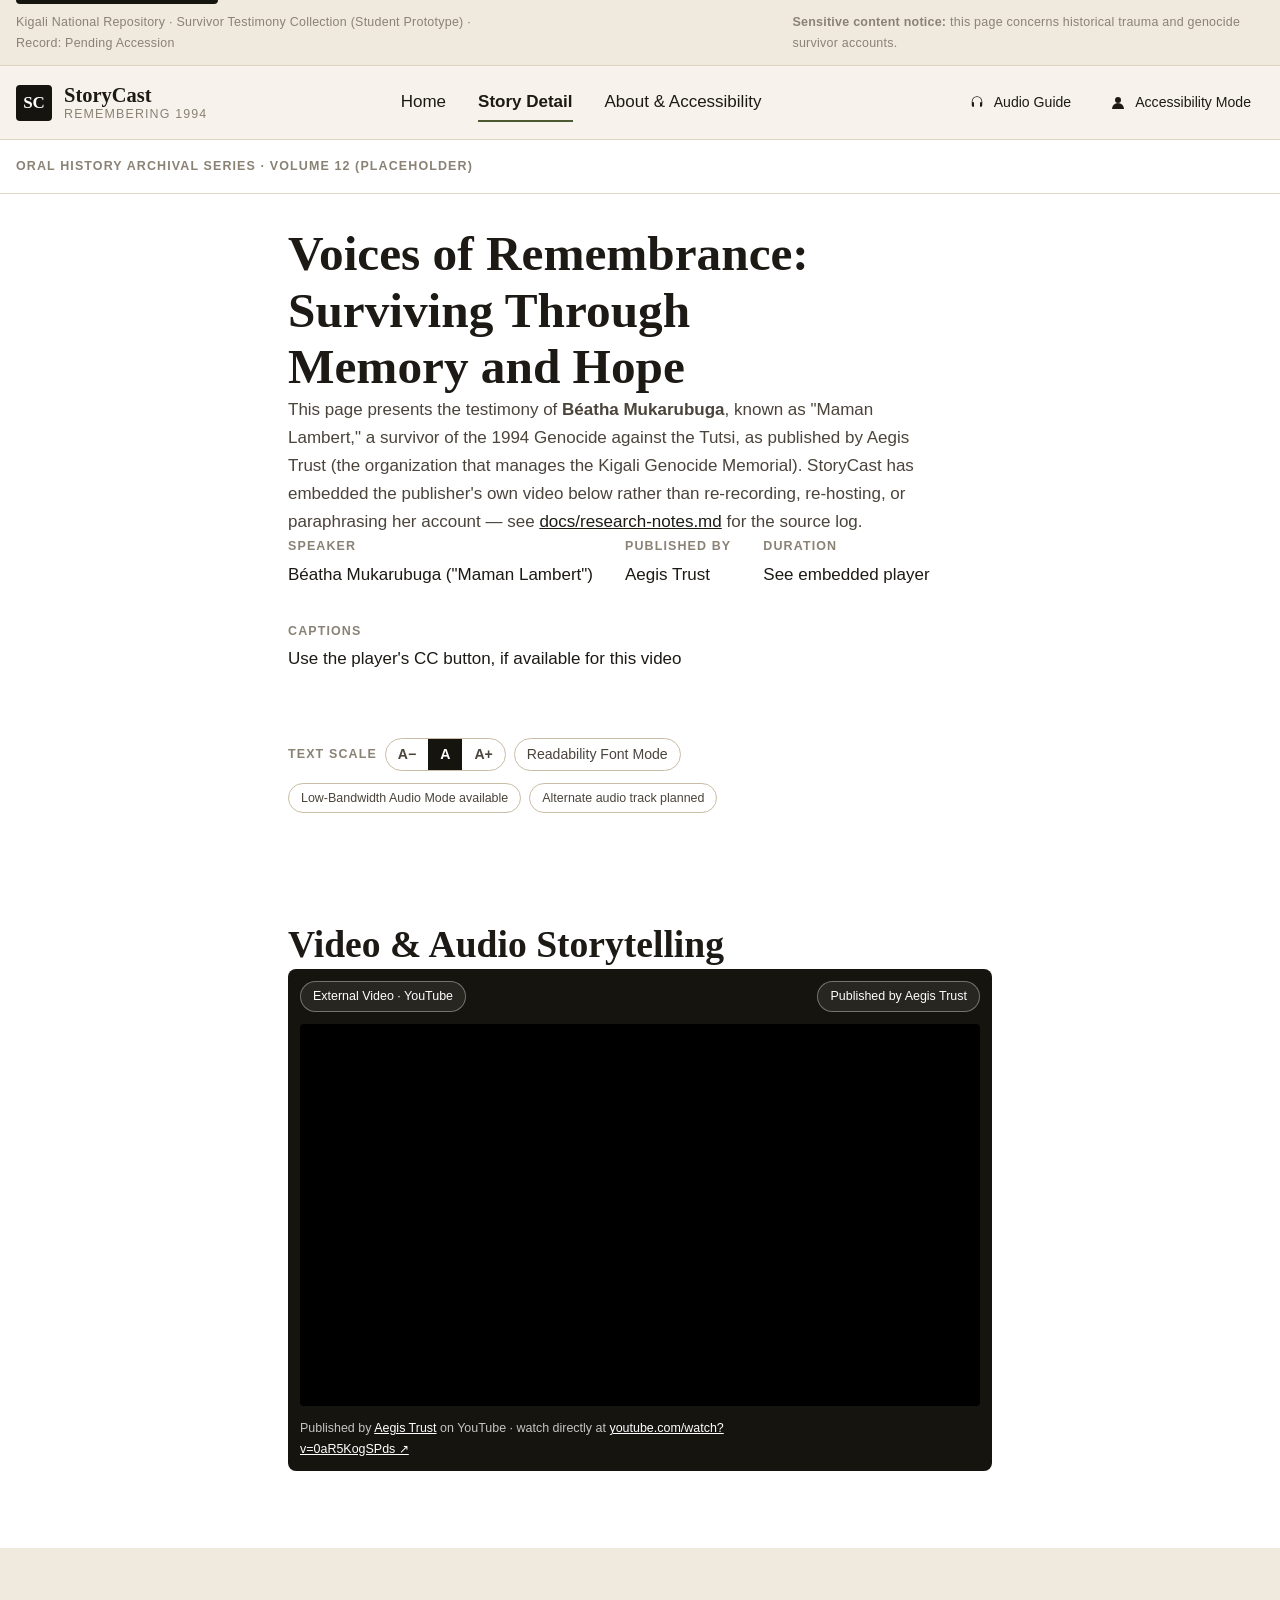
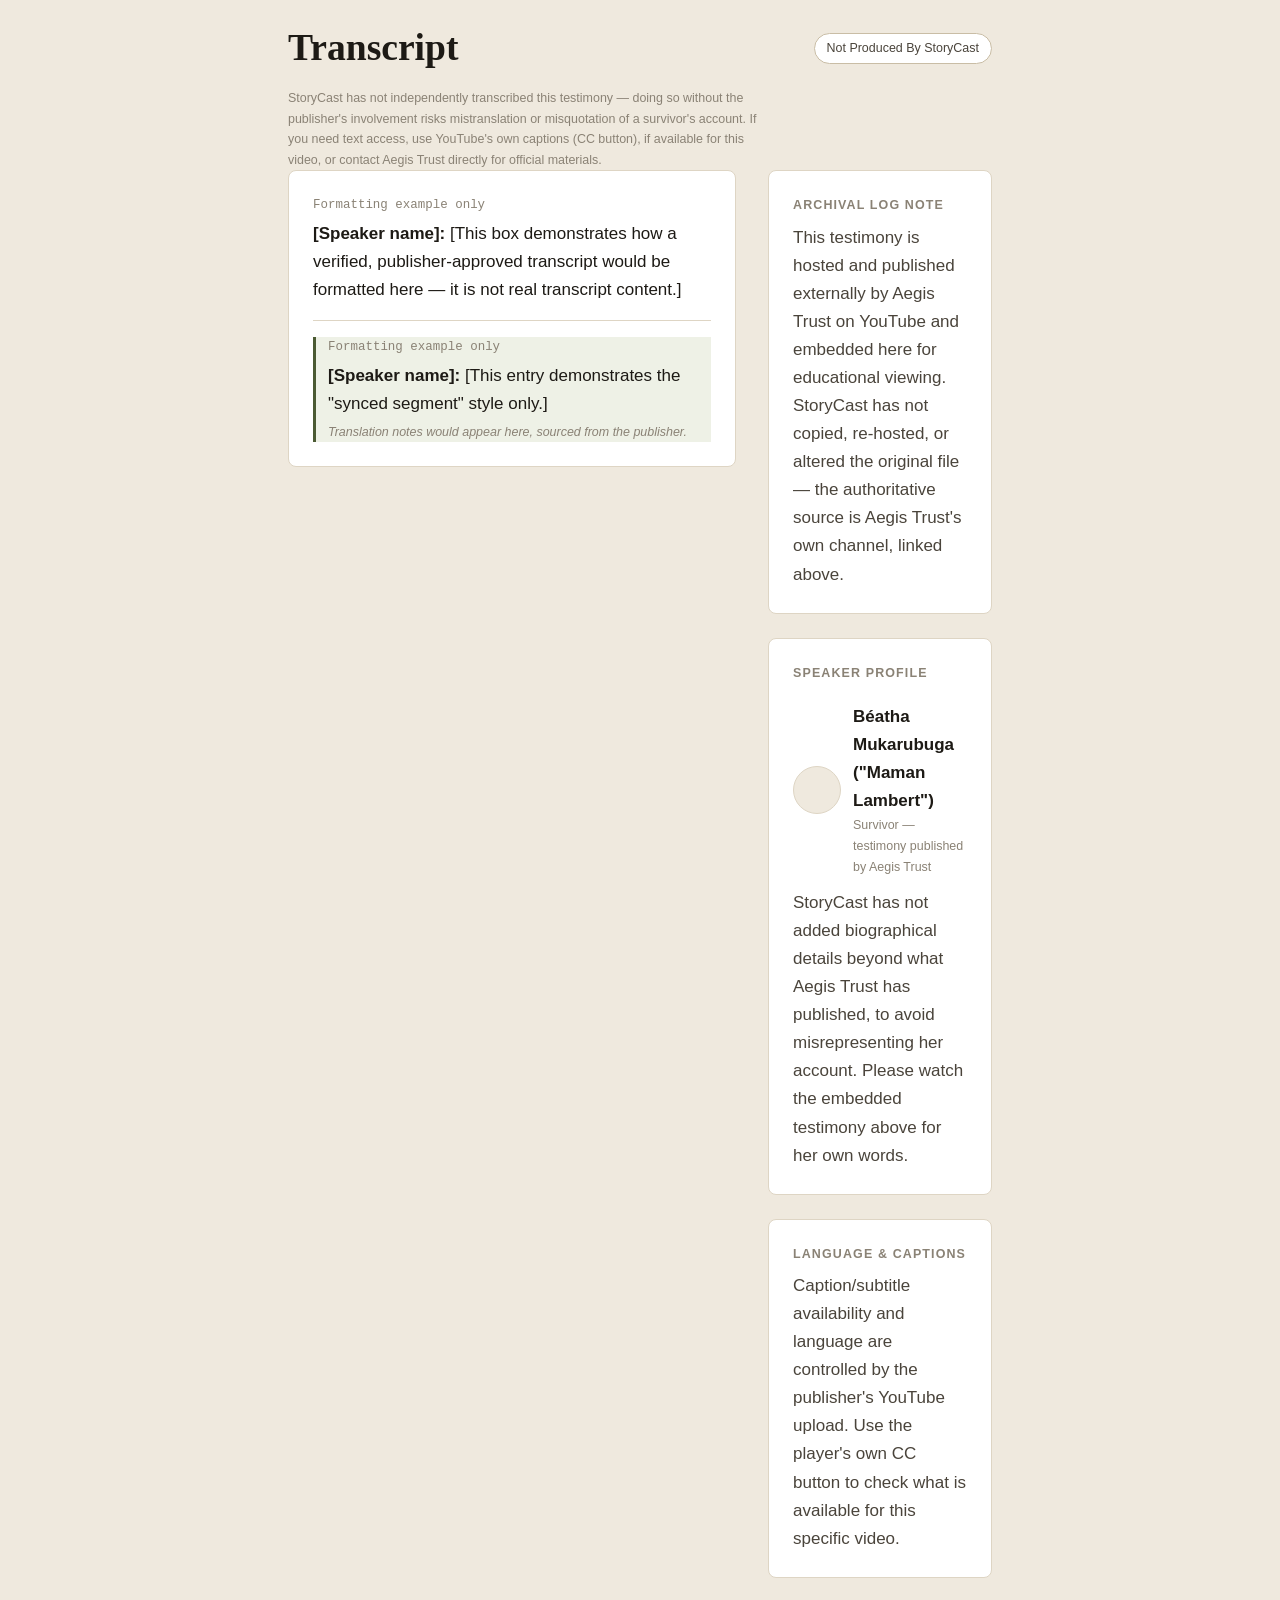
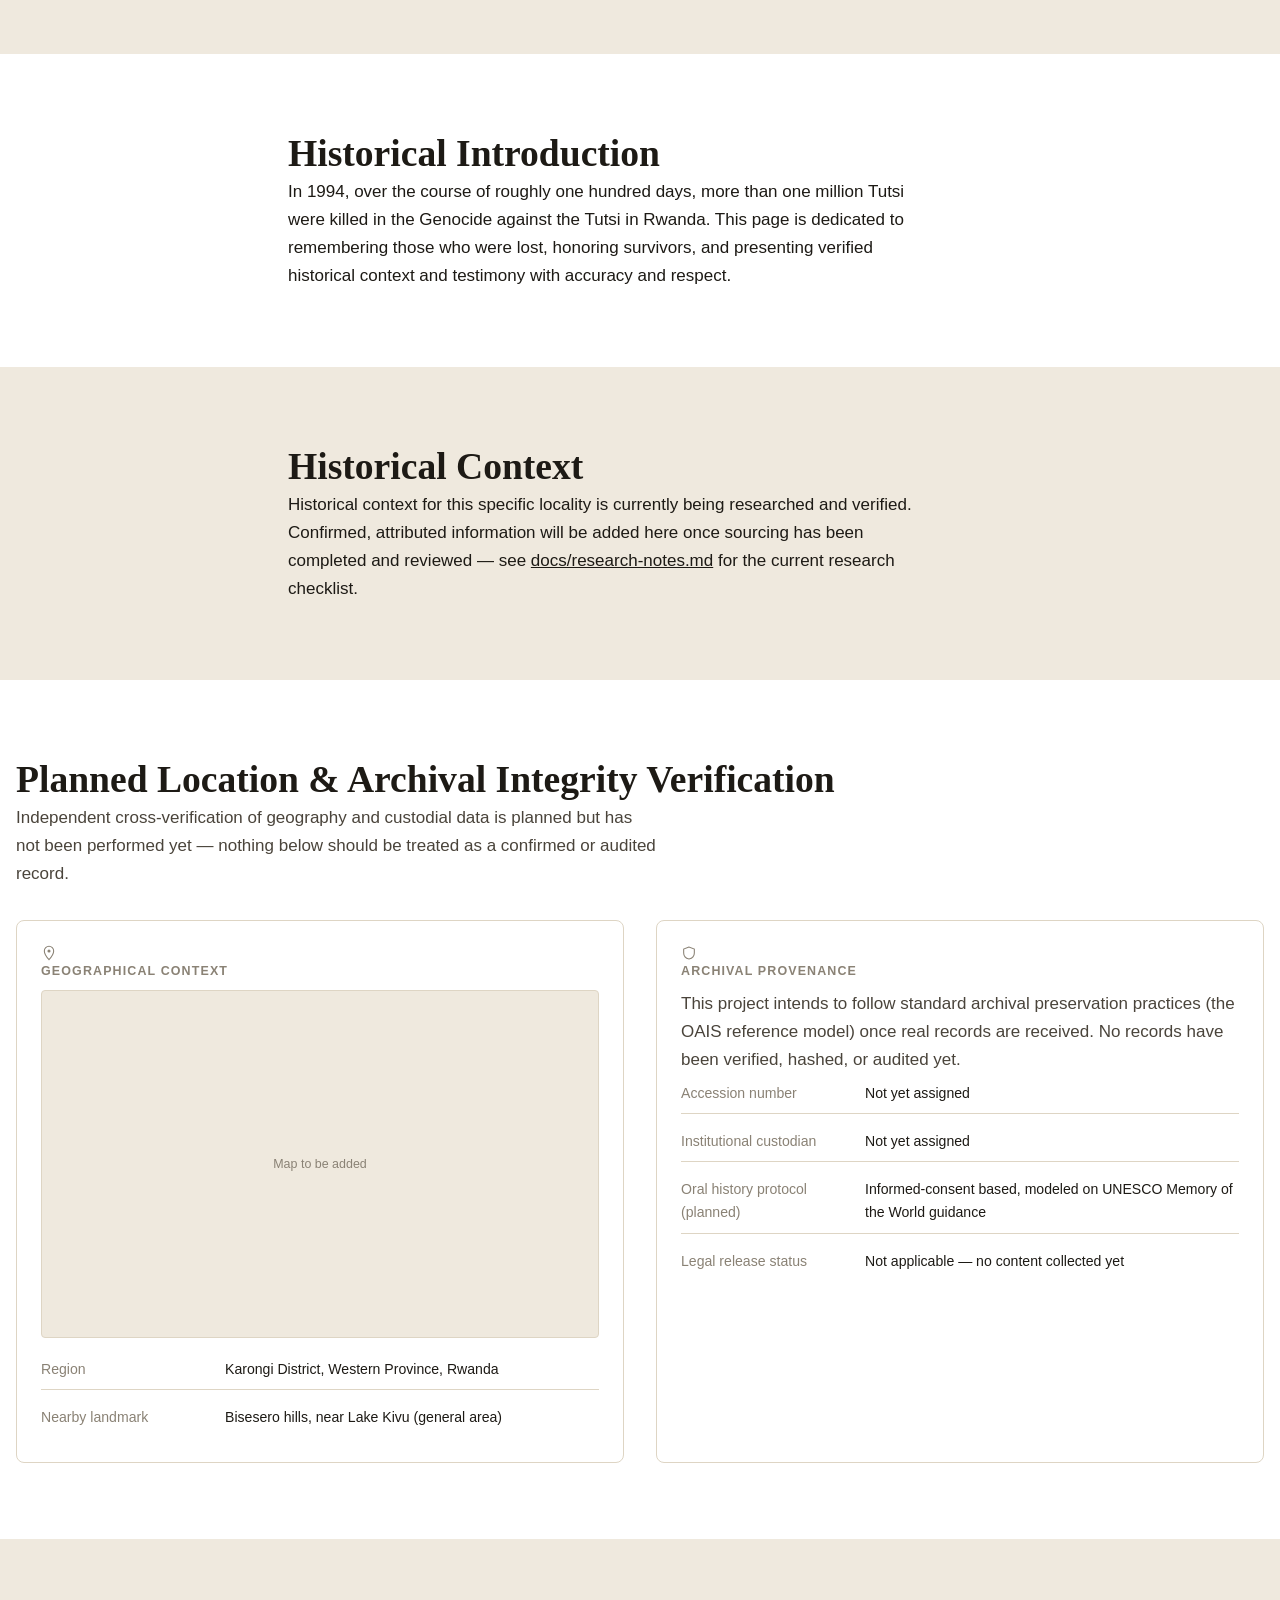
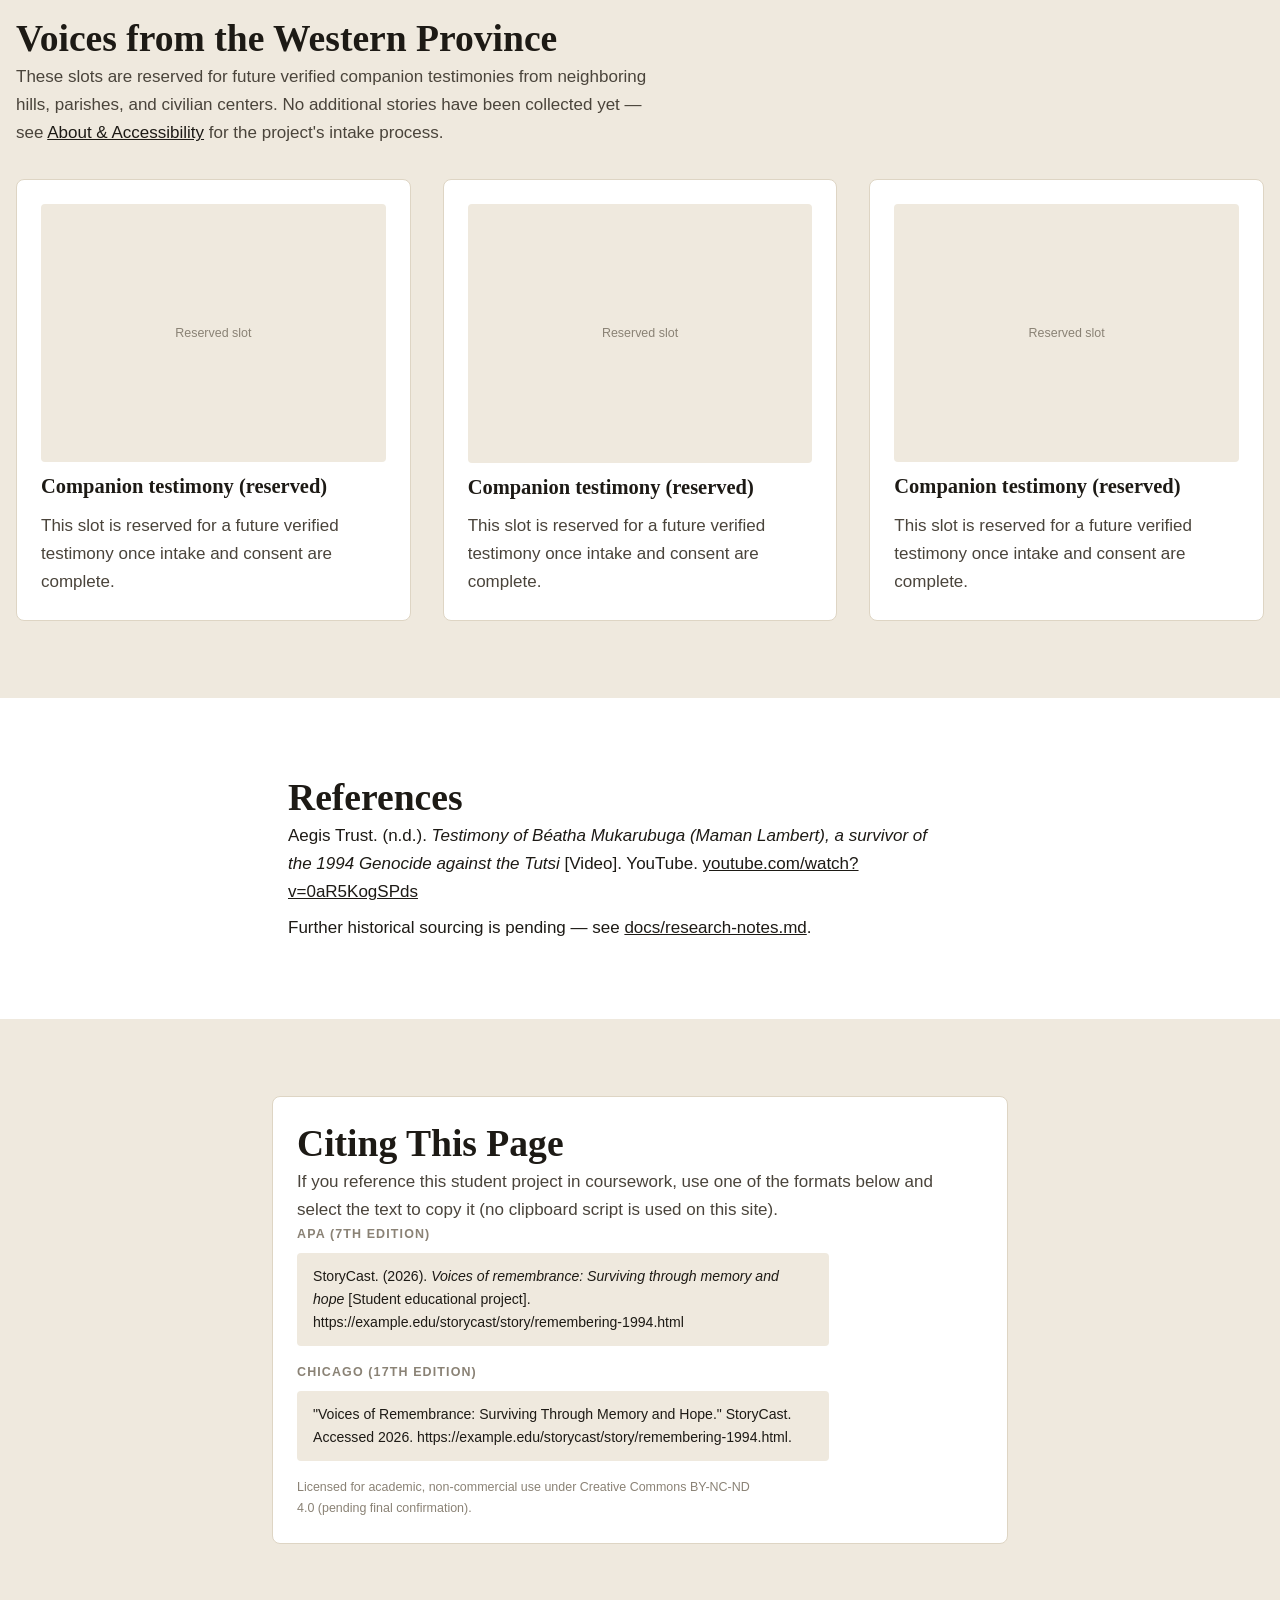
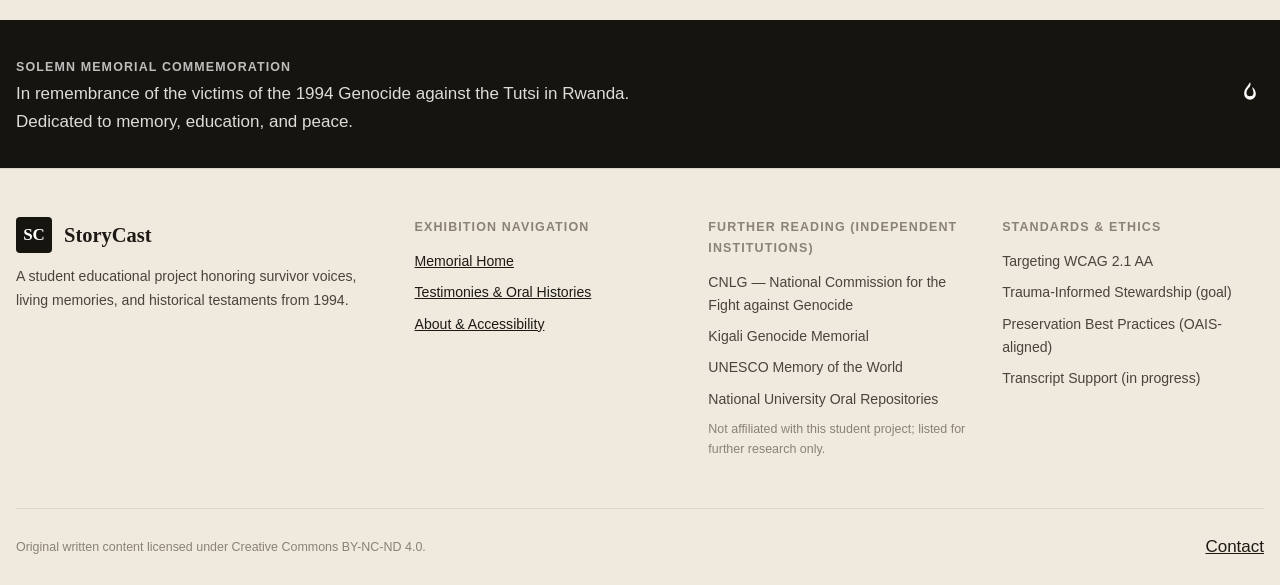
<file: story/remembering-1994.html>
<!DOCTYPE html>
<html lang="en">
<head>
  <meta charset="UTF-8">
  <meta name="viewport" content="width=device-width, initial-scale=1.0">
  <title>Voices of Remembrance: Surviving Through Memory and Hope — StoryCast</title>
  <meta name="description" content="Story Detail page for StoryCast: historical context, a prepared audio/video storytelling section, and a transcript template for a verified first-hand account from the 1994 Genocide against the Tutsi in Rwanda.">
  <link rel="stylesheet" href="../css/main.css">
</head>
<body>
  <a class="skip-link" href="#main-content">Skip to main content</a>

  <svg aria-hidden="true" focusable="false" class="sr-only">
    <symbol id="icon-headphones" viewBox="0 0 24 24"><path d="M12 3a7 7 0 0 0-7 7v5a2 2 0 0 0 2 2h1v-6H6v-1a6 6 0 0 1 12 0v1h-2v6h1a2 2 0 0 0 2-2v-5a7 7 0 0 0-7-7Z" fill="currentColor"/></symbol>
    <symbol id="icon-user" viewBox="0 0 24 24"><circle cx="12" cy="8" r="4" fill="currentColor"/><path d="M4 20a8 8 0 0 1 16 0Z" fill="currentColor"/></symbol>
    <symbol id="icon-play" viewBox="0 0 24 24"><path d="M8 5v14l11-7Z" fill="currentColor"/></symbol>
    <symbol id="icon-mappin" viewBox="0 0 24 24"><path d="M12 22s7-7.5 7-13a7 7 0 0 0-14 0c0 5.5 7 13 7 13Z" stroke="currentColor" stroke-width="1.6" fill="none"/><circle cx="12" cy="9" r="2.3" fill="currentColor"/></symbol>
    <symbol id="icon-shield" viewBox="0 0 24 24"><path d="M12 3 4 6v6c0 5 3.5 8 8 9 4.5-1 8-4 8-9V6Z" stroke="currentColor" stroke-width="1.6" fill="none"/></symbol>
    <symbol id="icon-mail" viewBox="0 0 24 24"><path d="M3 5h18v14H3Zm0 0 9 7 9-7" stroke="currentColor" stroke-width="1.6" fill="none"/></symbol>
    <symbol id="icon-flame" viewBox="0 0 24 24"><path d="M12 2c2 4-3 5-3 9a3 3 0 0 0 6 0c0-2-1-3-1-5 1 1 3 3 3 6a5 5 0 0 1-10 0c0-5 3-6 5-10Z" fill="currentColor"/></symbol>
  </svg>

  <div class="ribbon">
    <div class="ribbon__inner container">
      <p class="ribbon__text">Kigali National Repository · Survivor Testimony Collection (Student Prototype) · Record: Pending Accession</p>
      <p class="ribbon__text"><strong>Sensitive content notice:</strong> this page concerns historical trauma and genocide survivor accounts.</p>
    </div>
  </div>

  <header class="site-header">
    <div class="site-header__inner container">
      <a class="brand" href="../index.html">
        <span class="brand__mark" aria-hidden="true">SC</span>
        <span class="brand__text">
          <span class="brand__name">StoryCast</span>
          <span class="brand__subtitle">Remembering 1994</span>
        </span>
      </a>
      <nav class="site-nav" aria-label="Primary">
        <ul class="site-nav__list">
          <li><a class="site-nav__link" href="../index.html">Home</a></li>
          <li><a class="site-nav__link" href="remembering-1994.html" aria-current="page">Story Detail</a></li>
          <li><a class="site-nav__link" href="../about.html">About &amp; Accessibility</a></li>
        </ul>
      </nav>
      <div class="header-utilities">
        <a class="utility-link" href="#media-player">
          <svg class="icon" width="18" height="18" aria-hidden="true"><use href="#icon-headphones"></use></svg>
          Audio Guide
        </a>
        <input type="checkbox" id="a11y-mode-toggle" class="control-input">
        <label class="utility-link" for="a11y-mode-toggle">
          <svg class="icon" width="18" height="18" aria-hidden="true"><use href="#icon-user"></use></svg>
          Accessibility Mode
        </label>
      </div>
    </div>
  </header>

  <main id="main-content">
    <div class="breadcrumb container">
      <p class="label">Oral History Archival Series · Volume 12 (placeholder)</p>
    </div>

    <!-- Story title -->
    <section class="section section--tight container container--narrow" aria-labelledby="story-heading">
      <h1 id="story-heading">Voices of Remembrance: Surviving Through Memory and Hope</h1>
      <p class="hero__lead">
        This page presents the testimony of <strong>Béatha Mukarubuga</strong>,
        known as "Maman Lambert," a survivor of the 1994 Genocide against the
        Tutsi, as published by Aegis Trust (the organization that manages
        the Kigali Genocide Memorial). StoryCast has embedded the publisher's
        own video below rather than re-recording, re-hosting, or paraphrasing
        her account — see
        <a href="../docs/research-notes.md">docs/research-notes.md</a> for
        the source log.
      </p>
      <dl class="story-meta">
        <div class="story-meta__item">
          <dt class="label">Speaker</dt>
          <dd>Béatha Mukarubuga ("Maman Lambert")</dd>
        </div>
        <div class="story-meta__item">
          <dt class="label">Published By</dt>
          <dd>Aegis Trust</dd>
        </div>
        <div class="story-meta__item">
          <dt class="label">Duration</dt>
          <dd>See embedded player</dd>
        </div>
        <div class="story-meta__item">
          <dt class="label">Captions</dt>
          <dd>Use the player's CC button, if available for this video</dd>
        </div>
      </dl>
    </section>

    <!-- Accessibility controls -->
    <section class="section--tight container container--narrow">
      <div class="accessibility-controls">
        <div class="accessibility-controls__group">
          <span class="label" id="text-scale-label">Text Scale</span>
          <div class="segmented-control" role="radiogroup" aria-labelledby="text-scale-label">
            <input type="radio" name="text-scale" id="text-scale-sm" class="control-input">
            <label class="segmented-control__label" for="text-scale-sm">A−</label>
            <input type="radio" name="text-scale" id="text-scale-md" class="control-input" checked>
            <label class="segmented-control__label" for="text-scale-md">A</label>
            <input type="radio" name="text-scale" id="text-scale-lg" class="control-input">
            <label class="segmented-control__label" for="text-scale-lg">A+</label>
          </div>
          <input type="checkbox" id="readable-font-toggle" class="control-input">
          <label class="toggle-chip" for="readable-font-toggle">Readability Font Mode</label>
        </div>
        <div class="accessibility-controls__group">
          <span class="chip">Low-Bandwidth Audio Mode available</span>
          <span class="chip">Alternate audio track planned</span>
        </div>
      </div>
    </section>

    <!-- Media player -->
    <section class="section container container--narrow" aria-labelledby="media-heading" id="media-player">
      <h2 id="media-heading">Video &amp; Audio Storytelling</h2>
      <div class="media-player">
        <div class="media-panel">
          <div class="media-panel__badges">
            <span class="chip chip--on-dark">External Video · YouTube</span>
            <span class="chip chip--on-dark">Published by Aegis Trust</span>
          </div>
          <div class="video-embed">
            <iframe
              src="https://www.youtube.com/embed/0aR5KogSPds"
              title="Testimony of Béatha Mukarubuga (Maman Lambert), a survivor of the 1994 Genocide against the Tutsi — Aegis Trust"
              allow="accelerometer; clipboard-write; encrypted-media; gyroscope; picture-in-picture; web-share"
              referrerpolicy="strict-origin-when-cross-origin"
              loading="lazy"
              allowfullscreen></iframe>
          </div>
          <p class="media-panel__credit">
            Published by
            <a href="https://www.youtube.com/@AegisTrust" target="_blank" rel="noopener">Aegis Trust</a>
            on YouTube · watch directly at
            <a href="https://www.youtube.com/watch?v=0aR5KogSPds" target="_blank" rel="noopener">youtube.com/watch?v=0aR5KogSPds ↗</a>
          </p>
        </div>
      </div>
    </section>

    <!-- Transcript -->
    <section class="section section--muted" aria-labelledby="transcript-heading">
      <div class="container container--narrow">
        <div class="section-kicker">
          <h2 id="transcript-heading">Transcript</h2>
          <span class="chip">Not Produced By StoryCast</span>
        </div>
        <p class="transcript__find-hint">
          StoryCast has not independently transcribed this testimony — doing
          so without the publisher's involvement risks mistranslation or
          misquotation of a survivor's account. If you need text access, use
          YouTube's own captions (CC button), if available for this video,
          or contact Aegis Trust directly for official materials.
        </p>

        <div class="transcript-layout">
          <div class="transcript">
            <div class="transcript__body">
              <article class="transcript__entry">
                <span class="transcript__time">Formatting example only</span>
                <p><span class="transcript__speaker">[Speaker name]:</span> [This box demonstrates how a verified, publisher-approved transcript would be formatted here — it is not real transcript content.]</p>
              </article>
              <article class="transcript__entry transcript__entry--synced">
                <span class="transcript__time">Formatting example only</span>
                <p><span class="transcript__speaker">[Speaker name]:</span> [This entry demonstrates the "synced segment" style only.]</p>
                <span class="transcript__translation-note">Translation notes would appear here, sourced from the publisher.</span>
              </article>
            </div>
          </div>

          <div class="transcript-layout__aside">
            <aside class="aside-box" aria-labelledby="archival-log-title">
              <p class="aside-box__title" id="archival-log-title">Archival Log Note</p>
              <p class="card__text">
                This testimony is hosted and published externally by Aegis
                Trust on YouTube and embedded here for educational viewing.
                StoryCast has not copied, re-hosted, or altered the original
                file — the authoritative source is Aegis Trust's own
                channel, linked above.
              </p>
            </aside>

            <aside class="aside-box speaker-profile" aria-labelledby="speaker-profile-title">
              <p class="aside-box__title" id="speaker-profile-title">Speaker Profile</p>
              <div class="speaker-profile__header">
                <span class="speaker-profile__avatar" aria-hidden="true"></span>
                <div>
                  <p class="speaker-profile__name">Béatha Mukarubuga ("Maman Lambert")</p>
                  <p class="speaker-profile__role">Survivor — testimony published by Aegis Trust</p>
                </div>
              </div>
              <p class="card__text">
                StoryCast has not added biographical details beyond what
                Aegis Trust has published, to avoid misrepresenting her
                account. Please watch the embedded testimony above for her
                own words.
              </p>
            </aside>

            <aside class="aside-box" aria-labelledby="linguistic-verification-title">
              <p class="aside-box__title" id="linguistic-verification-title">Language &amp; Captions</p>
              <p class="card__text">
                Caption/subtitle availability and language are controlled by
                the publisher's YouTube upload. Use the player's own CC
                button to check what is available for this specific video.
              </p>
            </aside>
          </div>
        </div>
      </div>
    </section>

    <!-- Historical introduction & context -->
    <section class="section container container--narrow" aria-labelledby="intro-heading">
      <h2 id="intro-heading">Historical Introduction</h2>
      <p>
        In 1994, over the course of roughly one hundred days, more than one
        million Tutsi were killed in the Genocide against the Tutsi in
        Rwanda. This page is dedicated to remembering those who were lost,
        honoring survivors, and presenting verified historical context and
        testimony with accuracy and respect.
      </p>
    </section>

    <section class="section section--muted" id="context" aria-labelledby="context-heading">
      <div class="container container--narrow">
        <h2 id="context-heading">Historical Context</h2>
        <p>
          Historical context for this specific locality is currently being
          researched and verified. Confirmed, attributed information will be
          added here once sourcing has been completed and reviewed — see
          <a href="../docs/research-notes.md">docs/research-notes.md</a> for
          the current research checklist.
        </p>
      </div>
    </section>

    <!-- Verification -->
    <section class="section container" aria-labelledby="verify-heading">
      <h2 id="verify-heading">Planned Location &amp; Archival Integrity Verification</h2>
      <p class="hero__lead">
        Independent cross-verification of geography and custodial data is
        planned but has not been performed yet — nothing below should be
        treated as a confirmed or audited record.
      </p>
      <div class="verify-grid">
        <div class="aside-box">
          <p class="aside-box__title">
            <svg class="icon" width="16" height="16" aria-hidden="true"><use href="#icon-mappin"></use></svg>
            Geographical Context
          </p>
          <div class="verify-card__map">Map to be added</div>
          <dl class="meta-list">
            <div class="meta-list__row"><dt>Region</dt><dd>Karongi District, Western Province, Rwanda</dd></div>
            <div class="meta-list__row"><dt>Nearby landmark</dt><dd>Bisesero hills, near Lake Kivu (general area)</dd></div>
          </dl>
        </div>
        <div class="aside-box">
          <p class="aside-box__title">
            <svg class="icon" width="16" height="16" aria-hidden="true"><use href="#icon-shield"></use></svg>
            Archival Provenance
          </p>
          <p class="card__text">
            This project intends to follow standard archival preservation
            practices (the OAIS reference model) once real records are
            received. No records have been verified, hashed, or audited yet.
          </p>
          <dl class="meta-list">
            <div class="meta-list__row"><dt>Accession number</dt><dd>Not yet assigned</dd></div>
            <div class="meta-list__row"><dt>Institutional custodian</dt><dd>Not yet assigned</dd></div>
            <div class="meta-list__row"><dt>Oral history protocol (planned)</dt><dd>Informed-consent based, modeled on UNESCO Memory of the World guidance</dd></div>
            <div class="meta-list__row"><dt>Legal release status</dt><dd>Not applicable — no content collected yet</dd></div>
          </dl>
        </div>
      </div>
    </section>

    <!-- Related content -->
    <section class="section section--muted" aria-labelledby="related-heading">
      <div class="container">
        <h2 id="related-heading">Voices from the Western Province</h2>
        <p class="hero__lead">
          These slots are reserved for future verified companion testimonies
          from neighboring hills, parishes, and civilian centers. No
          additional stories have been collected yet — see
          <a href="../about.html">About &amp; Accessibility</a> for the
          project's intake process.
        </p>
        <div class="card-grid">
          <article class="card">
            <div class="related-card__media">Reserved slot</div>
            <h3 class="card__title">Companion testimony (reserved)</h3>
            <p class="card__text">This slot is reserved for a future verified testimony once intake and consent are complete.</p>
          </article>
          <article class="card">
            <div class="related-card__media">Reserved slot</div>
            <h3 class="card__title">Companion testimony (reserved)</h3>
            <p class="card__text">This slot is reserved for a future verified testimony once intake and consent are complete.</p>
          </article>
          <article class="card">
            <div class="related-card__media">Reserved slot</div>
            <h3 class="card__title">Companion testimony (reserved)</h3>
            <p class="card__text">This slot is reserved for a future verified testimony once intake and consent are complete.</p>
          </article>
        </div>
      </div>
    </section>

    <!-- Historical references -->
    <section class="section container container--narrow" aria-labelledby="references-heading">
      <h2 id="references-heading">References</h2>
      <ul class="reference-list">
        <li>Aegis Trust. (n.d.). <em>Testimony of Béatha Mukarubuga (Maman Lambert), a survivor of the 1994 Genocide against the Tutsi</em> [Video]. YouTube. <a href="https://www.youtube.com/watch?v=0aR5KogSPds" target="_blank" rel="noopener">youtube.com/watch?v=0aR5KogSPds</a></li>
        <li>Further historical sourcing is pending — see <a href="../docs/research-notes.md">docs/research-notes.md</a>.</li>
      </ul>
    </section>

    <!-- Citation -->
    <section class="section section--muted" aria-labelledby="citation-heading">
      <div class="container container--narrow aside-box">
        <h2 id="citation-heading">Citing This Page</h2>
        <p class="card__text">
          If you reference this student project in coursework, use one of the
          formats below and select the text to copy it (no clipboard script
          is used on this site).
        </p>
        <div class="citation-block__format">
          <span class="citation-block__label">APA (7th edition)</span>
          <p class="citation-block__text">StoryCast. (2026). <em>Voices of remembrance: Surviving through memory and hope</em> [Student educational project]. https://example.edu/storycast/story/remembering-1994.html</p>
        </div>
        <div class="citation-block__format">
          <span class="citation-block__label">Chicago (17th edition)</span>
          <p class="citation-block__text">"Voices of Remembrance: Surviving Through Memory and Hope." StoryCast. Accessed 2026. https://example.edu/storycast/story/remembering-1994.html.</p>
        </div>
        <p class="filter-bar__note">Licensed for academic, non-commercial use under Creative Commons BY-NC-ND 4.0 (pending final confirmation).</p>
      </div>
    </section>

    <section class="commemoration-banner">
      <div class="commemoration-banner__inner container section--tight">
        <div>
          <p class="label label--on-dark">Solemn Memorial Commemoration</p>
          <p class="commemoration-banner__text">
            In remembrance of the victims of the 1994 Genocide against the
            Tutsi in Rwanda. Dedicated to memory, education, and peace.
          </p>
        </div>
        <svg class="icon" width="28" height="28" aria-hidden="true"><use href="#icon-flame"></use></svg>
      </div>
    </section>
  </main>

  <footer class="site-footer">
    <div class="container">
      <div class="site-footer__inner">
        <div>
          <a class="brand" href="../index.html">
            <span class="brand__mark" aria-hidden="true">SC</span>
            <span class="brand__text"><span class="brand__name">StoryCast</span></span>
          </a>
          <p class="site-footer__tagline">
            A student educational project honoring survivor voices, living
            memories, and historical testaments from 1994.
          </p>
        </div>
        <div>
          <p class="site-footer__heading">Exhibition Navigation</p>
          <ul class="site-footer__links">
            <li><a href="../index.html">Memorial Home</a></li>
            <li><a href="remembering-1994.html">Testimonies &amp; Oral Histories</a></li>
            <li><a href="../about.html">About &amp; Accessibility</a></li>
          </ul>
        </div>
        <div>
          <p class="site-footer__heading">Further Reading (Independent Institutions)</p>
          <ul class="site-footer__links">
            <li>CNLG — National Commission for the Fight against Genocide</li>
            <li>Kigali Genocide Memorial</li>
            <li>UNESCO Memory of the World</li>
            <li>National University Oral Repositories</li>
          </ul>
          <p class="filter-bar__note">Not affiliated with this student project; listed for further research only.</p>
        </div>
        <div>
          <p class="site-footer__heading">Standards &amp; Ethics</p>
          <ul class="site-footer__links">
            <li>Targeting WCAG 2.1 AA</li>
            <li>Trauma-Informed Stewardship (goal)</li>
            <li>Preservation Best Practices (OAIS-aligned)</li>
            <li>Transcript Support (in progress)</li>
          </ul>
        </div>
      </div>
      <div class="site-footer__legal">
        <p class="site-footer__legal-text">Original written content licensed under Creative Commons BY-NC-ND 4.0.</p>
        <div class="site-footer__legal-links">
          <a href="mailto:storycast-project@example.edu">Contact</a>
        </div>
      </div>
    </div>
  </footer>
</body>
</html>
</file>
<file: css/main.css>
@layer reset {
  *,
  *::before,
  *::after {
    box-sizing: border-box;
  }
  * {
    margin: 0;
    padding: 0;
  }
  html {
    -webkit-text-size-adjust: 100%;
    text-size-adjust: 100%;
  }
  body {
    min-height: 100vh;
  }
  img,
  picture,
  video,
  audio,
  canvas,
  svg {
    display: block;
    max-width: 100%;
    height: auto;
  }
  input,
  button,
  textarea,
  select {
    font: inherit;
  }
  ul[class],
  ol[class] {
    list-style: none;
  }
  fieldset {
    min-width: 0;
  }
  a:not([class]) {
    text-decoration-skip-ink: auto;
  }
}
@layer base {
  :root {
    --color-cream: #f7f3ec;
    --color-cream-deep: #efe9de;
    --color-white: #ffffff;
    --color-ink: #1d1a15;
    --color-ink-soft: #4a443b;
    --color-stone: #8a8275;
    --color-border: #ded5c4;
    --color-border-strong: #c9bda5;
    --color-near-black: #16140f;
    --color-accent: #4b5a33;
    --color-accent-contrast: #ffffff;
    --color-accent-bg: #eef1e6;
    --color-bg: var(--color-cream);
    --color-bg-muted: var(--color-cream-deep);
    --color-bg-surface: var(--color-white);
    --color-bg-inverse: var(--color-near-black);
    --color-text: var(--color-ink);
    --color-text-muted: var(--color-ink-soft);
    --color-text-faint: var(--color-stone);
    --color-text-inverse: var(--color-white);
    --color-link: var(--color-ink);
    --color-button-bg: var(--color-near-black);
    --color-button-text: var(--color-white);
    --color-focus: #1a73e8;
  }
}
@layer base {
  :root {
    --font-family-base: -apple-system, BlinkMacSystemFont, "Segoe UI", Roboto,
      Helvetica, Arial, sans-serif;
    --font-family-heading: Georgia, "Iowan Old Style", "Palatino Linotype",
      "Book Antiqua", serif;
    --font-family-mono: ui-monospace, "SFMono-Regular", Menlo, Consolas,
      monospace;
    --font-family-readable: Verdana, Tahoma, "Trebuchet MS", sans-serif;
    --font-size-xs: clamp(0.72rem, 0.7rem + 0.1vw, 0.8rem);
    --font-size-sm: clamp(0.82rem, 0.8rem + 0.1vw, 0.9rem);
    --font-size-base: clamp(1rem, 0.97rem + 0.15vw, 1.0625rem);
    --font-size-md: clamp(1.125rem, 1.08rem + 0.25vw, 1.3rem);
    --font-size-lg: clamp(1.375rem, 1.3rem + 0.4vw, 1.65rem);
    --font-size-xl: clamp(1.75rem, 1.55rem + 1vw, 2.5rem);
    --font-size-xxl: clamp(2.1rem, 1.8rem + 1.6vw, 3.1rem);
    --line-height-tight: 1.15;
    --line-height-heading: 1.25;
    --line-height-base: 1.65;
    --font-weight-regular: 400;
    --font-weight-medium: 500;
    --font-weight-semibold: 600;
    --font-weight-bold: 700;
    --letter-spacing-label: 0.09em;
    --user-font-scale: 1;
  }
  html {
    font-family: var(--font-family-base);
    font-size: 100%;
  }
  body {
    font-family: var(--font-family-base);
    font-size: calc(var(--font-size-base) * var(--user-font-scale));
    line-height: var(--line-height-base);
    font-weight: var(--font-weight-regular);
    color: var(--color-text);
  }
  h1,
  h2,
  h3,
  h4,
  h5,
  h6 {
    font-family: var(--font-family-heading);
    line-height: var(--line-height-heading);
    font-weight: var(--font-weight-bold);
    color: var(--color-text);
    text-wrap: balance;
  }
  h1 {
    font-size: var(--font-size-xxl);
    line-height: var(--line-height-tight);
  }
  h2 {
    font-size: var(--font-size-xl);
  }
  h3 {
    font-size: var(--font-size-lg);
  }
  h4 {
    font-size: var(--font-size-md);
    font-family: var(--font-family-base);
    font-weight: var(--font-weight-semibold);
  }
  p,
  li,
  dd {
    max-width: 68ch;
  }
  a {
    color: var(--color-link);
  }
  .label {
    display: inline-block;
    font-size: var(--font-size-xs);
    font-weight: var(--font-weight-semibold);
    letter-spacing: var(--letter-spacing-label);
    text-transform: uppercase;
    color: var(--color-text-faint);
  }
  .label--on-dark {
    color: rgba(255, 255, 255, 0.72);
  }
}
@layer base {
  :root {
    --space-1: 0.25rem;
    --space-2: 0.5rem;
    --space-3: 0.75rem;
    --space-4: 1rem;
    --space-5: 1.5rem;
    --space-6: 2rem;
    --space-7: 3rem;
    --space-8: 4rem;
    --space-9: 6rem;
    --space-section-y: clamp(var(--space-7), 6vw, var(--space-9));
    --space-ribbon-y: var(--space-3);
    --gap-xs: var(--space-2);
    --gap-sm: var(--space-3);
    --gap-md: var(--space-5);
    --gap-lg: var(--space-6);
    --container-width-wide: 80rem;
    --container-width-narrow: 46rem;
    --container-padding-inline: var(--space-4);
    --radius-sm: 0.25rem;
    --radius-md: 0.5rem;
    --radius-pill: 999px;
  }
}
@layer layout {
  .container {
    width: 100%;
    max-width: var(--container-width-wide);
    margin-inline: auto;
    padding-inline: var(--container-padding-inline);
  }
  .container--narrow {
    max-width: var(--container-width-narrow);
  }
  .section {
    padding-block: var(--space-section-y);
  }
  .section--muted {
    background-color: var(--color-bg-muted);
  }
  .section--tight {
    padding-block: var(--space-6);
  }
  .ribbon {
    background-color: var(--color-bg-muted);
    border-bottom: 1px solid var(--color-border);
  }
  .ribbon__inner {
    display: flex;
    flex-wrap: wrap;
    align-items: center;
    justify-content: space-between;
    gap: var(--gap-xs) var(--gap-md);
    padding-block: var(--space-ribbon-y);
  }
  .site-header {
    border-bottom: 1px solid var(--color-border);
    background-color: var(--color-bg);
  }
  .site-header__inner {
    display: flex;
    flex-wrap: wrap;
    align-items: center;
    justify-content: space-between;
    gap: var(--gap-sm) var(--gap-lg);
    padding-block: var(--space-4);
  }
  .site-nav__list {
    display: flex;
    flex-wrap: wrap;
    gap: var(--gap-sm) var(--gap-lg);
  }
  .header-utilities {
    display: flex;
    flex-wrap: wrap;
    align-items: center;
    gap: var(--gap-sm);
  }
  .breadcrumb {
    display: flex;
    flex-wrap: wrap;
    align-items: center;
    justify-content: space-between;
    gap: var(--gap-xs);
    padding-block: var(--space-4);
    border-bottom: 1px solid var(--color-border);
  }
  .hero {
    display: flex;
    flex-direction: column;
    gap: var(--gap-md);
    max-width: 44rem;
  }
  .hero__actions {
    display: flex;
    flex-wrap: wrap;
    gap: var(--gap-sm);
  }
  .filter-bar {
    display: flex;
    flex-wrap: wrap;
    gap: var(--gap-sm);
    align-items: stretch;
  }
  .filter-bar__field {
    flex: 1 1 10rem;
  }
  .active-filters {
    display: flex;
    flex-wrap: wrap;
    align-items: center;
    justify-content: space-between;
    gap: var(--gap-sm);
    margin-top: var(--space-4);
  }
  .active-filters__chips {
    display: flex;
    flex-wrap: wrap;
    align-items: center;
    gap: var(--gap-xs);
  }
  .card-grid {
    container-type: inline-size;
    container-name: card-grid;
    display: grid;
    grid-template-columns: 1fr;
    gap: var(--gap-lg);
    margin-top: var(--space-6);
  }
  @media (min-width: 48rem) {
    .card-grid {
      grid-template-columns: repeat(2, 1fr);
    }
  }
  @media (min-width: 72rem) {
    .card-grid {
      grid-template-columns: repeat(3, 1fr);
    }
  }
  .card-grid > * {
    min-width: 0;
  }
  @media (min-width: 72rem) {
    .card-grid--two {
      grid-template-columns: repeat(2, 1fr);
    }
  }
  .featured-media {
    display: grid;
    grid-template-columns: 1fr;
    gap: var(--gap-lg);
    background-color: var(--color-bg-surface);
    border: 1px solid var(--color-border);
    border-radius: var(--radius-md);
    padding: var(--space-5);
  }
  @media (min-width: 64rem) {
    .featured-media {
      grid-template-columns: 1.1fr 1fr;
      padding: var(--space-6);
    }
  }
  .featured-media__meta {
    display: flex;
    flex-direction: column;
    gap: var(--gap-sm);
  }
  .section-kicker {
    display: flex;
    flex-wrap: wrap;
    align-items: center;
    justify-content: space-between;
    gap: var(--gap-xs);
    margin-bottom: var(--space-4);
  }
  .pullquote-banner {
    max-width: 40rem;
    margin-inline: auto;
    text-align: center;
    display: flex;
    flex-direction: column;
    align-items: center;
    gap: var(--gap-md);
  }
  .pullquote-banner__actions {
    display: flex;
    flex-wrap: wrap;
    justify-content: center;
    gap: var(--gap-sm);
  }
  .commemoration-banner__inner {
    display: flex;
    flex-wrap: wrap;
    align-items: center;
    justify-content: space-between;
    gap: var(--gap-md);
  }
  .site-footer__inner {
    display: grid;
    grid-template-columns: 1fr;
    gap: var(--gap-lg);
    padding-block: var(--space-7);
  }
  @media (min-width: 48rem) {
    .site-footer__inner {
      grid-template-columns: 1.4fr 1fr 1fr 1fr;
    }
  }
  .site-footer__legal {
    display: flex;
    flex-wrap: wrap;
    align-items: center;
    justify-content: space-between;
    gap: var(--gap-sm);
    padding-block: var(--space-5);
    border-top: 1px solid var(--color-border);
  }
  .site-footer__legal-links {
    display: flex;
    flex-wrap: wrap;
    gap: var(--gap-sm);
  }
  .story-meta {
    display: flex;
    flex-wrap: wrap;
    gap: var(--gap-lg);
  }
  .accessibility-controls {
    display: flex;
    flex-wrap: wrap;
    align-items: center;
    justify-content: space-between;
    gap: var(--gap-sm);
  }
  .accessibility-controls__group {
    display: flex;
    flex-wrap: wrap;
    align-items: center;
    gap: var(--gap-xs);
  }
  .media-player {
    display: flex;
    flex-direction: column;
    gap: var(--space-4);
  }
  .transcript-layout {
    display: grid;
    grid-template-columns: 1fr;
    gap: var(--gap-lg);
  }
  @media (min-width: 64rem) {
    .transcript-layout {
      grid-template-columns: 2fr 1fr;
      align-items: start;
    }
  }
  .transcript-layout__aside {
    display: flex;
    flex-direction: column;
    gap: var(--gap-md);
  }
  .verify-grid {
    display: grid;
    grid-template-columns: 1fr;
    gap: var(--gap-lg);
    margin-top: var(--space-6);
  }
  @media (min-width: 56rem) {
    .verify-grid {
      grid-template-columns: repeat(2, 1fr);
    }
  }
  .mission-split {
    display: grid;
    grid-template-columns: 1fr;
    gap: var(--gap-lg);
    margin-top: var(--space-6);
  }
  @media (min-width: 64rem) {
    .mission-split {
      grid-template-columns: 1fr 1.3fr;
    }
  }
  .pillar-list {
    display: flex;
    flex-direction: column;
    gap: var(--gap-md);
  }
  .pillar {
    display: flex;
    gap: var(--gap-sm);
  }
  .feedback-form {
    display: grid;
    grid-template-columns: 1fr;
    gap: var(--gap-md);
  }
  @media (min-width: 48rem) {
    .feedback-form {
      grid-template-columns: 1fr 1fr;
    }
  }
  @media (min-width: 48rem) {
    .feedback-form__full {
      grid-column: 1/-1;
    }
  }
  .partners-row {
    display: flex;
    flex-wrap: wrap;
    gap: var(--gap-lg);
    align-items: center;
    margin-top: var(--space-5);
  }
  .advisory-heading {
    margin-top: var(--space-8);
  }
  .advisory-grid {
    display: grid;
    grid-template-columns: 1fr;
    gap: var(--gap-lg);
    margin-top: var(--space-6);
  }
  @media (min-width: 48rem) {
    .advisory-grid {
      grid-template-columns: repeat(2, 1fr);
    }
  }
  @media (min-width: 72rem) {
    .advisory-grid {
      grid-template-columns: repeat(4, 1fr);
    }
  }
}
@layer components {
  .ribbon__text {
    font-size: var(--font-size-xs);
    color: var(--color-text-faint);
    letter-spacing: 0.02em;
  }
  .brand {
    display: inline-flex;
    align-items: center;
    gap: var(--space-3);
    text-decoration: none;
    color: var(--color-text);
  }
  .brand__mark {
    display: inline-flex;
    align-items: center;
    justify-content: center;
    width: 2.25rem;
    height: 2.25rem;
    border-radius: var(--radius-sm);
    background-color: var(--color-near-black);
    color: var(--color-white);
    font-family: var(--font-family-heading);
    font-weight: var(--font-weight-bold);
    flex-shrink: 0;
  }
  .brand__text {
    display: flex;
    flex-direction: column;
    line-height: 1.15;
  }
  .brand__name {
    font-family: var(--font-family-heading);
    font-weight: var(--font-weight-bold);
    font-size: var(--font-size-md);
  }
  .brand__subtitle {
    font-size: var(--font-size-xs);
    letter-spacing: var(--letter-spacing-label);
    text-transform: uppercase;
    color: var(--color-text-faint);
  }
  .site-nav__link {
    display: inline-block;
    padding-block: var(--space-1);
    color: var(--color-text);
    text-decoration: none;
    font-weight: var(--font-weight-medium);
    border-bottom: 2px solid transparent;
  }
  .site-nav__link:hover {
    border-bottom-color: var(--color-text);
  }
  .site-nav__link[aria-current=page] {
    font-weight: var(--font-weight-bold);
    border-bottom-color: var(--color-accent);
  }
  .utility-link {
    display: inline-flex;
    align-items: center;
    gap: var(--space-2);
    font-size: var(--font-size-sm);
    font-weight: var(--font-weight-medium);
    color: var(--color-text);
    text-decoration: none;
    padding: var(--space-2) var(--space-3);
    border-radius: var(--radius-pill);
    border: 1px solid transparent;
  }
  .utility-link:hover {
    border-color: var(--color-border-strong);
  }
  .utility-avatar {
    display: inline-flex;
    align-items: center;
    justify-content: center;
    width: 2rem;
    height: 2rem;
    border-radius: 50%;
    background-color: var(--color-bg-muted);
    border: 1px solid var(--color-border);
    font-size: var(--font-size-xs);
    font-weight: var(--font-weight-bold);
  }
  .breadcrumb__trail {
    display: flex;
    flex-wrap: wrap;
    gap: var(--space-2);
    align-items: center;
  }
  .btn {
    display: inline-flex;
    align-items: center;
    gap: var(--space-2);
    padding: var(--space-3) var(--space-5);
    border-radius: var(--radius-sm);
    border: 1.5px solid var(--color-near-black);
    font-weight: var(--font-weight-semibold);
    font-size: var(--font-size-sm);
    text-decoration: none;
    color: var(--color-text);
    background-color: transparent;
    cursor: pointer;
    line-height: 1.2;
  }
  .btn:hover {
    background-color: var(--color-bg-muted);
  }
  .btn[disabled], .btn[aria-disabled=true] {
    cursor: not-allowed;
    opacity: 0.55;
  }
  .btn[disabled]:hover, .btn[aria-disabled=true]:hover {
    background-color: transparent;
  }
  .btn--primary {
    background-color: var(--color-button-bg);
    color: var(--color-button-text);
  }
  .btn--primary:hover {
    opacity: 0.88;
    background-color: var(--color-button-bg);
  }
  .btn--small {
    padding: var(--space-2) var(--space-4);
    font-size: var(--font-size-xs);
  }
  .btn--icon {
    padding: var(--space-2);
    border-radius: 50%;
    line-height: 1;
  }
  .chip {
    display: inline-flex;
    align-items: center;
    gap: var(--space-1);
    padding: var(--space-1) var(--space-3);
    border-radius: var(--radius-pill);
    border: 1px solid var(--color-border-strong);
    font-size: var(--font-size-xs);
    font-weight: var(--font-weight-medium);
    color: var(--color-text-muted);
    background-color: var(--color-bg-surface);
  }
  .chip--accent {
    color: var(--color-accent);
    border-color: var(--color-accent);
    background-color: var(--color-accent-bg);
  }
  .chip--on-dark {
    color: var(--color-text-inverse);
    border-color: rgba(255, 255, 255, 0.35);
    background-color: rgba(255, 255, 255, 0.08);
  }
  .tag-row {
    display: flex;
    flex-wrap: wrap;
    gap: var(--space-2);
  }
  .hero__lead {
    color: var(--color-text-muted);
  }
  .media-figure {
    position: relative;
    border-radius: var(--radius-md);
    overflow: hidden;
    border: 1px solid var(--color-border);
  }
  * + .media-figure {
    margin-top: var(--space-6);
  }
  .media-figure__placeholder {
    display: flex;
    align-items: center;
    justify-content: center;
    min-height: 16rem;
    background: linear-gradient(135deg, #cfd6c1, #a9b48f);
    color: var(--color-near-black);
    font-weight: var(--font-weight-medium);
    text-align: center;
    padding: var(--space-5);
  }
  @media (min-width: 48rem) {
    .media-figure__placeholder {
      min-height: 22rem;
    }
  }
  .media-figure__image {
    display: block;
    width: 100%;
    height: 16rem;
    object-fit: cover;
  }
  @media (min-width: 48rem) {
    .media-figure__image {
      height: 22rem;
    }
  }
  .media-figure figcaption {
    position: absolute;
    inset-inline: 0;
    bottom: 0;
    display: flex;
    flex-wrap: wrap;
    justify-content: space-between;
    gap: var(--space-3);
    padding: var(--space-4) var(--space-5);
    background: linear-gradient(to top, rgba(10, 9, 6, 0.82), transparent);
    color: var(--color-white);
    font-size: var(--font-size-xs);
  }
  .media-figure__title {
    font-weight: var(--font-weight-semibold);
    font-size: var(--font-size-sm);
  }
  .field-label {
    display: block;
    font-size: var(--font-size-xs);
    font-weight: var(--font-weight-medium);
    color: var(--color-text-muted);
    margin-bottom: var(--space-1);
  }
  .field-control {
    width: 100%;
    padding: var(--space-3) var(--space-4);
    border: 1px solid var(--color-border-strong);
    border-radius: var(--radius-sm);
    background-color: var(--color-bg-surface);
    font-size: var(--font-size-sm);
    color: var(--color-text);
  }
  .field-control[disabled] {
    color: var(--color-text-faint);
    background-color: var(--color-bg-muted);
    cursor: not-allowed;
  }
  .filter-bar__note {
    font-size: var(--font-size-xs);
    color: var(--color-text-faint);
    margin-top: var(--space-2);
  }
  .active-filters__meta {
    font-size: var(--font-size-xs);
    color: var(--color-text-faint);
  }
  .card {
    display: flex;
    flex-direction: column;
    gap: var(--space-3);
    padding: var(--space-5);
    border: 1px solid var(--color-border);
    border-radius: var(--radius-md);
    background-color: var(--color-bg-surface);
  }
  .card__icon {
    display: inline-flex;
    align-items: center;
    justify-content: center;
    width: 2.5rem;
    height: 2.5rem;
    border-radius: var(--radius-sm);
    background-color: var(--color-bg-muted);
    font-size: var(--font-size-md);
  }
  .card__title {
    font-size: var(--font-size-md);
  }
  .card__text {
    color: var(--color-text-muted);
  }
  .card__link {
    font-weight: var(--font-weight-semibold);
    margin-top: auto;
  }
  .card__list {
    display: flex;
    flex-direction: column;
    gap: var(--space-2);
    font-size: var(--font-size-sm);
    color: var(--color-text-muted);
  }
  .story-card {
    flex-direction: row;
    flex-wrap: wrap;
  }
  .story-card__media {
    flex: 1 1 10rem;
  }
  .story-card__body {
    flex: 2 1 14rem;
    display: flex;
    flex-direction: column;
    gap: var(--space-2);
  }
  .related-card__media {
    aspect-ratio: 4/3;
    border-radius: var(--radius-sm);
    overflow: hidden;
    display: flex;
    align-items: center;
    justify-content: center;
    text-align: center;
    padding: var(--space-3);
    background-color: var(--color-bg-muted);
    color: var(--color-text-faint);
    font-size: var(--font-size-xs);
  }
  @container card-grid (max-width: 26rem) {
    .story-card {
      flex-direction: column;
    }
  }
  .mini-timeline {
    display: flex;
    flex-direction: column;
    gap: var(--space-2);
    font-size: var(--font-size-sm);
  }
  .mini-timeline__item {
    display: flex;
    gap: var(--space-3);
  }
  .mini-timeline__date {
    flex: 0 0 3.25rem;
    font-weight: var(--font-weight-bold);
    color: var(--color-text-faint);
    font-size: var(--font-size-xs);
  }
  .stat-grid {
    display: flex;
    gap: var(--space-3);
  }
  .stat-box {
    flex: 1;
    text-align: center;
    padding: var(--space-3);
    border: 1px solid var(--color-border);
    border-radius: var(--radius-sm);
    background-color: var(--color-bg-muted);
  }
  .stat-box__value {
    font-family: var(--font-family-heading);
    font-weight: var(--font-weight-bold);
    font-size: var(--font-size-md);
    display: block;
  }
  .stat-box__label {
    font-size: var(--font-size-xs);
    color: var(--color-text-faint);
  }
  .media-panel {
    position: relative;
    display: flex;
    flex-direction: column;
    gap: var(--space-3);
    background-color: var(--color-near-black);
    color: var(--color-white);
    border-radius: var(--radius-md);
    padding: var(--space-3);
  }
  .media-panel__badges {
    display: flex;
    flex-wrap: wrap;
    justify-content: space-between;
    gap: var(--space-2);
  }
  .media-panel video,
  .media-panel audio {
    width: 100%;
    border-radius: var(--radius-sm);
    background-color: #000;
  }
  .video-embed {
    aspect-ratio: 16/9;
    width: 100%;
    border-radius: var(--radius-sm);
    overflow: hidden;
    background-color: #000;
  }
  .video-embed iframe {
    width: 100%;
    height: 100%;
    border: 0;
    display: block;
  }
  .media-panel__credit {
    font-size: var(--font-size-xs);
    color: rgba(255, 255, 255, 0.75);
  }
  .media-panel__credit a {
    color: var(--color-white);
  }
  .media-panel__caption {
    display: flex;
    flex-wrap: wrap;
    justify-content: space-between;
    gap: var(--space-2);
    font-size: var(--font-size-xs);
    color: rgba(255, 255, 255, 0.75);
  }
  .media-panel__note {
    display: flex;
    flex-wrap: wrap;
    justify-content: space-between;
    align-items: center;
    gap: var(--space-2);
    font-size: var(--font-size-xs);
    color: var(--color-text-faint);
  }
  .media-placeholder {
    display: flex;
    align-items: center;
    justify-content: center;
    min-height: 12rem;
    padding: var(--space-5);
    border: 2px dashed rgba(255, 255, 255, 0.3);
    border-radius: var(--radius-sm);
    color: rgba(255, 255, 255, 0.85);
    text-align: center;
  }
  .meta-list {
    display: flex;
    flex-direction: column;
    gap: var(--space-2);
    font-size: var(--font-size-sm);
  }
  .meta-list__row {
    display: flex;
    flex-wrap: wrap;
    gap: var(--space-2);
    padding-block: var(--space-2);
    border-bottom: 1px solid var(--color-border);
  }
  .meta-list__row:last-child {
    border-bottom: none;
  }
  .meta-list__row dt {
    flex: 0 0 11rem;
    color: var(--color-text-faint);
    font-weight: var(--font-weight-medium);
  }
  .meta-list__row dd {
    flex: 1 1 10rem;
    color: var(--color-text);
  }
  .story-meta__item {
    display: flex;
    flex-direction: column;
    gap: var(--space-1);
  }
  blockquote {
    border-left: 3px solid var(--color-accent);
    padding-left: var(--space-4);
    font-style: italic;
    color: var(--color-text-muted);
  }
  .blockquote__cite {
    display: block;
    margin-top: var(--space-2);
    font-style: normal;
    font-size: var(--font-size-sm);
    color: var(--color-text-faint);
  }
  .pullquote-banner {
    padding: var(--space-7) var(--space-5);
    border: 1px solid var(--color-border);
    border-radius: var(--radius-md);
    background-color: var(--color-bg-surface);
  }
  .pullquote-banner blockquote {
    border-left: none;
    padding-left: 0;
    font-family: var(--font-family-heading);
    font-size: var(--font-size-lg);
    font-style: normal;
    color: var(--color-text);
  }
  .commemoration-banner {
    background-color: var(--color-near-black);
    color: var(--color-white);
  }
  .commemoration-banner__text {
    color: rgba(255, 255, 255, 0.85);
  }
  .site-footer {
    background-color: var(--color-bg-muted);
    border-top: 1px solid var(--color-border);
  }
  .site-footer__heading {
    font-size: var(--font-size-xs);
    font-weight: var(--font-weight-semibold);
    letter-spacing: var(--letter-spacing-label);
    text-transform: uppercase;
    color: var(--color-text-faint);
    margin-bottom: var(--space-3);
  }
  .site-footer__links {
    display: flex;
    flex-direction: column;
    gap: var(--space-2);
    font-size: var(--font-size-sm);
  }
  .site-footer__links li {
    color: var(--color-text-muted);
  }
  .site-footer__links a {
    color: var(--color-text);
  }
  .site-footer__tagline {
    color: var(--color-text-muted);
    font-size: var(--font-size-sm);
    max-width: 24rem;
    margin-top: var(--space-3);
  }
  .site-footer__legal-text {
    font-size: var(--font-size-xs);
    color: var(--color-text-faint);
  }
  .segmented-control {
    display: inline-flex;
    border: 1px solid var(--color-border-strong);
    border-radius: var(--radius-pill);
    overflow: hidden;
  }
  .segmented-control__label {
    padding: var(--space-1) var(--space-3);
    font-size: var(--font-size-sm);
    font-weight: var(--font-weight-semibold);
    cursor: pointer;
    color: var(--color-text-muted);
  }
  .segmented-control__label:hover {
    background-color: var(--color-bg-muted);
  }
  .control-input {
    position: absolute;
    width: 1px;
    height: 1px;
    padding: 0;
    margin: -1px;
    overflow: hidden;
    clip: rect(0, 0, 0, 0);
    white-space: nowrap;
    border: 0;
  }
  .control-input:focus-visible + .segmented-control__label,
  .control-input:focus-visible + .toggle-chip {
    outline: 3px solid var(--color-focus);
    outline-offset: 2px;
  }
  .toggle-chip {
    display: inline-flex;
    align-items: center;
    gap: var(--space-1);
    padding: var(--space-1) var(--space-3);
    border-radius: var(--radius-pill);
    border: 1px solid var(--color-border-strong);
    font-size: var(--font-size-sm);
    font-weight: var(--font-weight-medium);
    color: var(--color-text-muted);
    cursor: pointer;
  }
  .toggle-chip:hover {
    background-color: var(--color-bg-muted);
  }
  .transcript__find-hint {
    font-size: var(--font-size-xs);
    color: var(--color-text-faint);
  }
  .transcript__body {
    display: flex;
    flex-direction: column;
    gap: var(--space-4);
    max-height: 32rem;
    overflow-y: auto;
    padding: var(--space-5);
    border: 1px solid var(--color-border);
    border-radius: var(--radius-md);
    background-color: var(--color-bg-surface);
  }
  .transcript__entry {
    padding-bottom: var(--space-4);
    border-bottom: 1px solid var(--color-border);
  }
  .transcript__entry:last-child {
    border-bottom: none;
    padding-bottom: 0;
  }
  .transcript__entry--synced {
    border-left: 3px solid var(--color-accent);
    padding-left: var(--space-3);
    background-color: var(--color-accent-bg);
  }
  .transcript__time {
    display: block;
    font-family: var(--font-family-mono);
    font-size: var(--font-size-xs);
    color: var(--color-text-faint);
    margin-bottom: var(--space-1);
  }
  .transcript__speaker {
    font-weight: var(--font-weight-bold);
  }
  .transcript__translation-note {
    display: block;
    margin-top: var(--space-1);
    font-size: var(--font-size-xs);
    font-style: italic;
    color: var(--color-text-faint);
  }
  .aside-box {
    padding: var(--space-5);
    border: 1px solid var(--color-border);
    border-radius: var(--radius-md);
    background-color: var(--color-bg-surface);
  }
  .aside-box__title {
    font-size: var(--font-size-xs);
    font-weight: var(--font-weight-semibold);
    letter-spacing: var(--letter-spacing-label);
    text-transform: uppercase;
    color: var(--color-text-faint);
    margin-bottom: var(--space-2);
  }
  .speaker-profile {
    display: flex;
    flex-direction: column;
    gap: var(--space-3);
  }
  .speaker-profile__header {
    display: flex;
    align-items: center;
    gap: var(--space-3);
  }
  .speaker-profile__avatar {
    width: 3rem;
    height: 3rem;
    border-radius: 50%;
    background-color: var(--color-bg-muted);
    border: 1px solid var(--color-border);
    flex-shrink: 0;
  }
  .speaker-profile__name {
    font-weight: var(--font-weight-bold);
  }
  .speaker-profile__role {
    font-size: var(--font-size-xs);
    color: var(--color-text-faint);
  }
  .verify-card__map {
    aspect-ratio: 16/10;
    border-radius: var(--radius-sm);
    border: 1px solid var(--color-border);
    background-color: var(--color-bg-muted);
    display: flex;
    align-items: center;
    justify-content: center;
    color: var(--color-text-faint);
    font-size: var(--font-size-xs);
    margin-bottom: var(--space-3);
  }
  .citation-block__format {
    margin-bottom: var(--space-4);
  }
  .reference-list {
    display: flex;
    flex-direction: column;
    gap: var(--space-2);
  }
  .citation-block__label {
    display: block;
    font-size: var(--font-size-xs);
    font-weight: var(--font-weight-semibold);
    letter-spacing: var(--letter-spacing-label);
    text-transform: uppercase;
    color: var(--color-text-faint);
    margin-bottom: var(--space-2);
  }
  .citation-block__text {
    padding: var(--space-3) var(--space-4);
    background-color: var(--color-bg-muted);
    border-radius: var(--radius-sm);
    font-size: var(--font-size-sm);
    user-select: all;
  }
  .mission-card {
    background-color: var(--color-near-black);
    color: var(--color-white);
    padding: var(--space-6);
    border-radius: var(--radius-md);
    display: flex;
    flex-direction: column;
    gap: var(--space-4);
  }
  .mission-card blockquote {
    border-left-color: rgba(255, 255, 255, 0.4);
    color: var(--color-white);
    font-family: var(--font-family-heading);
    font-size: var(--font-size-md);
    font-style: normal;
  }
  .mission-card__meta {
    display: flex;
    flex-wrap: wrap;
    gap: var(--space-4);
    font-size: var(--font-size-xs);
    color: rgba(255, 255, 255, 0.7);
  }
  .pillar__icon {
    flex-shrink: 0;
    width: 2.25rem;
    height: 2.25rem;
    display: inline-flex;
    align-items: center;
    justify-content: center;
    border-radius: 50%;
    background-color: var(--color-bg-muted);
    font-size: var(--font-size-sm);
    font-weight: var(--font-weight-bold);
  }
  .pillar__label {
    font-size: var(--font-size-xs);
    font-weight: var(--font-weight-semibold);
    letter-spacing: var(--letter-spacing-label);
    text-transform: uppercase;
    color: var(--color-text-faint);
  }
  .partner-item {
    display: flex;
    flex-direction: column;
    align-items: center;
    gap: var(--space-2);
    font-size: var(--font-size-xs);
    color: var(--color-text-muted);
    text-align: center;
    width: 8rem;
  }
  .partner-item__mark {
    width: 2.75rem;
    height: 2.75rem;
    border-radius: 50%;
    border: 1px solid var(--color-border-strong);
    display: flex;
    align-items: center;
    justify-content: center;
    font-weight: var(--font-weight-bold);
    color: var(--color-text-faint);
  }
  .advisory-card {
    text-align: left;
  }
  .advisory-card__avatar {
    width: 3.5rem;
    height: 3.5rem;
    border-radius: 50%;
    background-color: var(--color-bg-muted);
    border: 1px solid var(--color-border);
    margin-bottom: var(--space-2);
  }
  .advisory-card__role {
    font-size: var(--font-size-xs);
    color: var(--color-text-faint);
  }
  fieldset {
    border: none;
    padding: 0;
    margin: 0;
    display: flex;
    flex-direction: column;
    gap: var(--space-2);
  }
  legend {
    padding: 0;
    font-weight: var(--font-weight-semibold);
  }
  label {
    font-size: var(--font-size-sm);
    font-weight: var(--font-weight-medium);
  }
  textarea {
    resize: vertical;
    min-height: 6rem;
  }
}
@layer utilities {
  :focus-visible {
    outline: 3px solid var(--color-focus);
    outline-offset: 2px;
  }
  .skip-link {
    position: absolute;
    top: -3rem;
    left: var(--space-4);
    z-index: 1000;
    padding: var(--space-3) var(--space-5);
    background-color: var(--color-near-black);
    color: var(--color-white);
    border-radius: 0 0 var(--radius-sm) var(--radius-sm);
    text-decoration: none;
    transition: top 0.15s ease-in-out;
  }
  .skip-link:focus {
    top: 0;
  }
  .sr-only {
    position: absolute;
    width: 1px;
    height: 1px;
    padding: 0;
    margin: -1px;
    overflow: hidden;
    clip: rect(0, 0, 0, 0);
    white-space: nowrap;
    border: 0;
  }
  @media (prefers-reduced-motion: reduce) {
    *,
    *::before,
    *::after {
      animation-duration: 0.01ms !important;
      animation-iteration-count: 1 !important;
      transition-duration: 0.01ms !important;
      scroll-behavior: auto !important;
    }
  }
  html:has(#text-scale-sm:checked) {
    --user-font-scale: 0.88;
  }
  html:has(#text-scale-lg:checked) {
    --user-font-scale: 1.2;
  }
  .segmented-control:has(#text-scale-sm:checked) .segmented-control__label[for=text-scale-sm],
  .segmented-control:has(#text-scale-md:checked) .segmented-control__label[for=text-scale-md],
  .segmented-control:has(#text-scale-lg:checked) .segmented-control__label[for=text-scale-lg] {
    background-color: var(--color-near-black);
    color: var(--color-white);
  }
  html:has(#readable-font-toggle:checked) body {
    font-family: var(--font-family-readable);
    letter-spacing: 0.01em;
  }
  html:has(#readable-font-toggle:checked) h1,
  html:has(#readable-font-toggle:checked) h2,
  html:has(#readable-font-toggle:checked) h3,
  html:has(#readable-font-toggle:checked) h4 {
    font-family: var(--font-family-readable);
  }
  label:has(+ #readable-font-toggle:checked),
  #readable-font-toggle:checked + .toggle-chip {
    background-color: var(--color-near-black);
    color: var(--color-white);
    border-color: var(--color-near-black);
  }
  html:has(#a11y-mode-toggle:checked) body {
    line-height: 1.9;
  }
  html:has(#a11y-mode-toggle:checked) a {
    text-decoration: underline;
    text-underline-offset: 0.2em;
  }
  html:has(#a11y-mode-toggle:checked) :focus-visible {
    outline-width: 4px;
    outline-offset: 3px;
  }
  #a11y-mode-toggle:checked + .utility-link {
    background-color: var(--color-near-black);
    color: var(--color-white);
    border-color: var(--color-near-black);
  }
}
@layer reset, base, layout, components, utilities;
</file>
